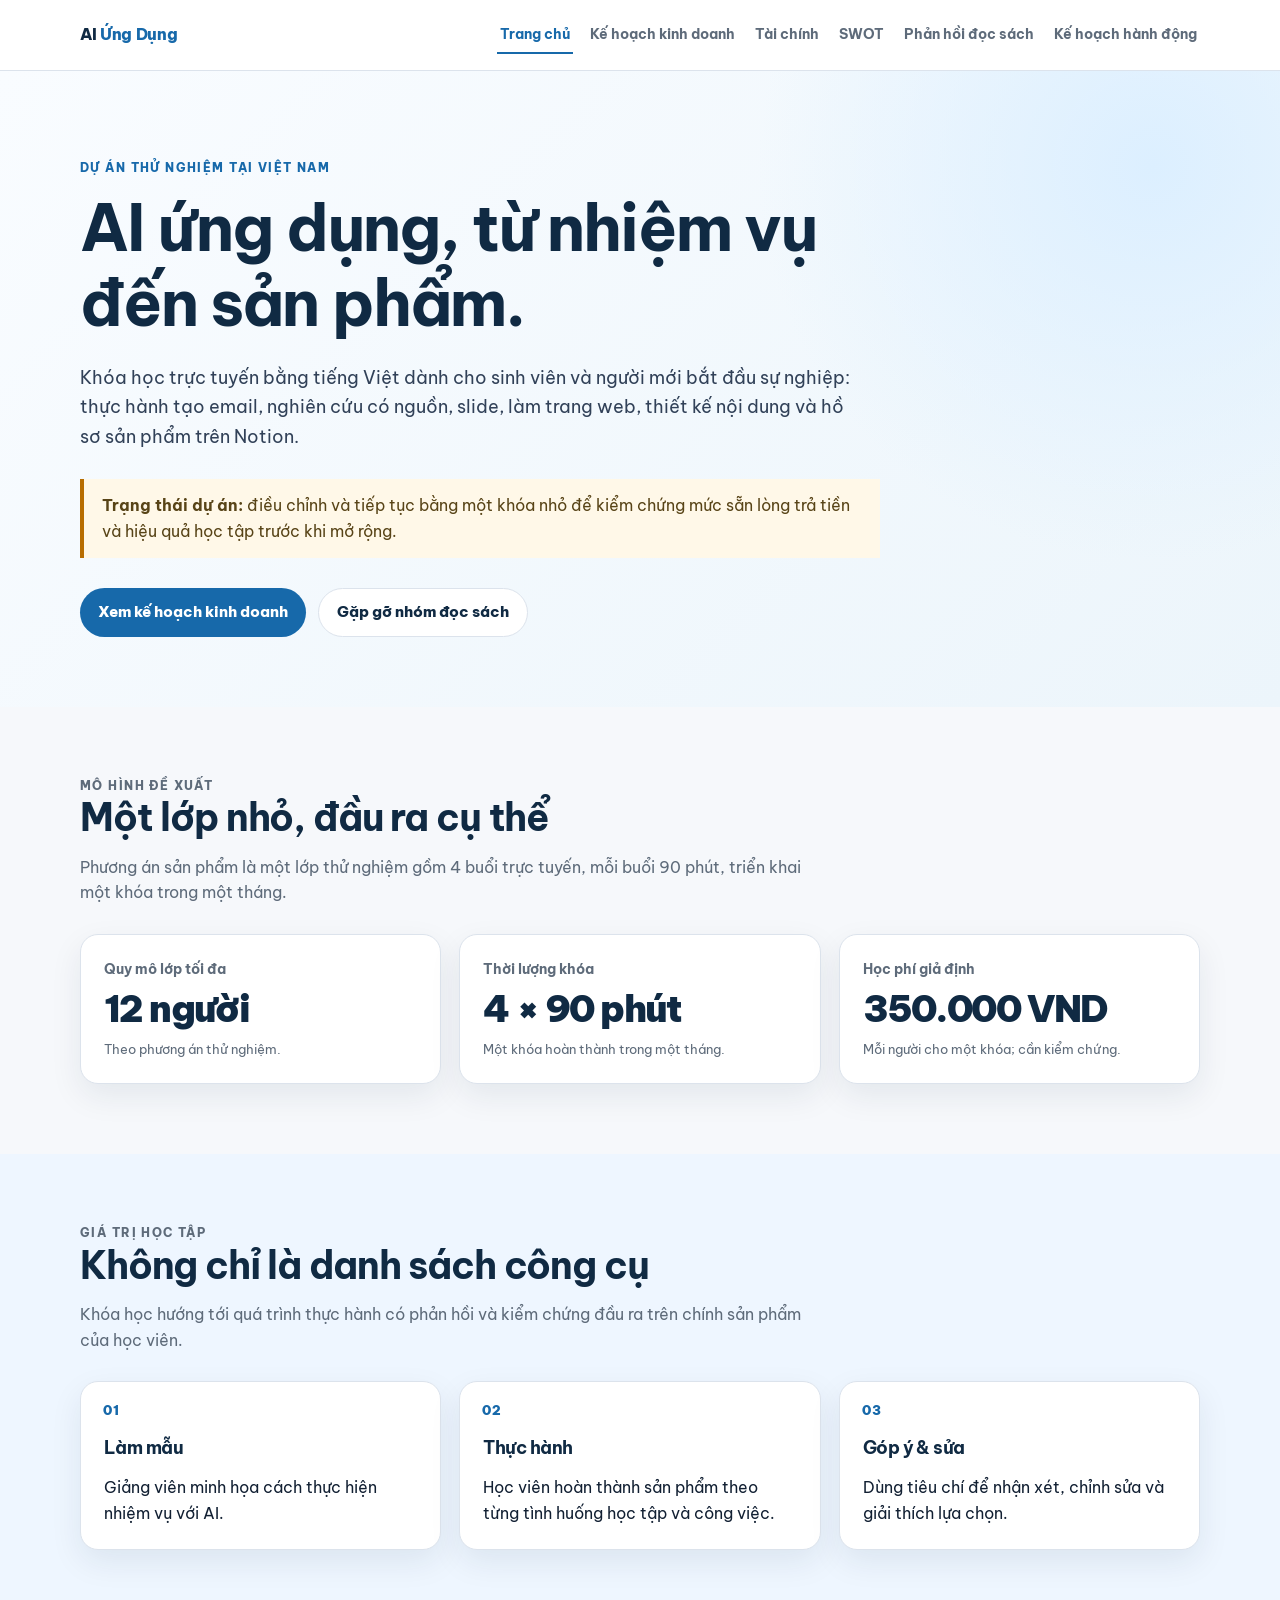
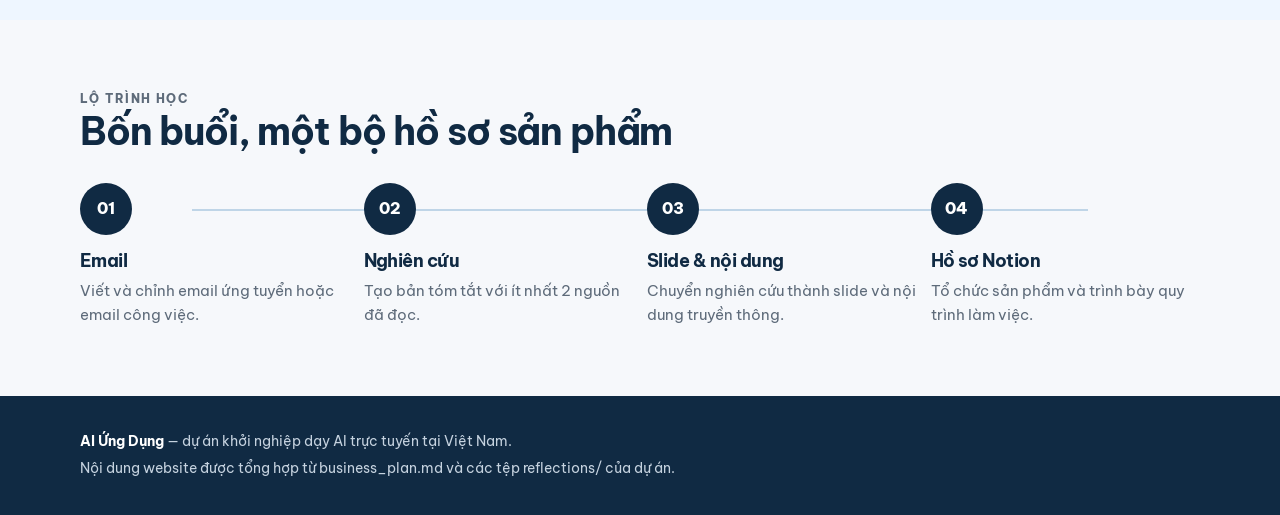
<file: index.html>
<!doctype html>
<html lang="vi"><head><meta charset="UTF-8"><meta name="viewport" content="width=device-width, initial-scale=1"><title>AI Ứng Dụng — Khởi nghiệp dạy AI trực tuyến</title><link rel="stylesheet" href="style.css"></head>
<body><header class="site-header"><div class="wrap header-inner"><a class="brand" href="index.html">AI <span>Ứng Dụng</span></a><nav class="nav" aria-label="Điều hướng chính"><a class="active" href="index.html">Trang chủ</a><a href="business-plan.html">Kế hoạch kinh doanh</a><a href="financial-analysis.html">Tài chính</a><a href="swot-analysis.html">SWOT</a><a href="reflections.html">Phản hồi đọc sách</a><a href="90-day-action-plan.html">Kế hoạch hành động</a></nav></div></header>
<main><section class="hero"><div class="wrap"><p class="eyebrow">Dự án thử nghiệm tại Việt Nam</p><h1>AI ứng dụng, từ nhiệm vụ đến sản phẩm.</h1><p class="lead">Khóa học trực tuyến bằng tiếng Việt dành cho sinh viên và người mới bắt đầu sự nghiệp: thực hành tạo email, nghiên cứu có nguồn, slide, làm trang web, thiết kế nội dung và hồ sơ sản phẩm trên Notion.</p><div class="notice"><strong>Trạng thái dự án:</strong> điều chỉnh và tiếp tục bằng một khóa nhỏ để kiểm chứng mức sẵn lòng trả tiền và hiệu quả học tập trước khi mở rộng.</div><div class="button-row"><a class="button" href="business-plan.html">Xem kế hoạch kinh doanh</a><a class="button secondary" href="reflections.html">Gặp gỡ nhóm đọc sách</a></div></div></section>
<section><div class="wrap"><div class="section-head"><p class="eyebrow">Mô hình đề xuất</p><h2>Một lớp nhỏ, đầu ra cụ thể</h2><p>Phương án sản phẩm là một lớp thử nghiệm gồm 4 buổi trực tuyến, mỗi buổi 90 phút, triển khai một khóa trong một tháng.</p></div><div class="grid three"><article class="card metric"><span class="metric-label">Quy mô lớp tối đa</span><strong class="metric-value">12 người</strong><span class="metric-note">Theo phương án thử nghiệm.</span></article><article class="card metric"><span class="metric-label">Thời lượng khóa</span><strong class="metric-value">4 × 90 phút</strong><span class="metric-note">Một khóa hoàn thành trong một tháng.</span></article><article class="card metric"><span class="metric-label">Học phí giả định</span><strong class="metric-value">350.000 VND</strong><span class="metric-note">Mỗi người cho một khóa; cần kiểm chứng.</span></article></div></div></section>
<section class="soft"><div class="wrap"><div class="section-head"><p class="eyebrow">Giá trị học tập</p><h2>Không chỉ là danh sách công cụ</h2><p>Khóa học hướng tới quá trình thực hành có phản hồi và kiểm chứng đầu ra trên chính sản phẩm của học viên.</p></div><div class="grid three process"><article class="card"><h3>Làm mẫu</h3><p>Giảng viên minh họa cách thực hiện nhiệm vụ với AI.</p></article><article class="card"><h3>Thực hành</h3><p>Học viên hoàn thành sản phẩm theo từng tình huống học tập và công việc.</p></article><article class="card"><h3>Góp ý &amp; sửa</h3><p>Dùng tiêu chí để nhận xét, chỉnh sửa và giải thích lựa chọn.</p></article></div></div></section>
<section><div class="wrap"><div class="section-head"><p class="eyebrow">Lộ trình học</p><h2>Bốn buổi, một bộ hồ sơ sản phẩm</h2></div><div class="timeline"><div class="timeline-step"><div class="dot">01</div><h3>Email</h3><p>Viết và chỉnh email ứng tuyển hoặc email công việc.</p></div><div class="timeline-step"><div class="dot">02</div><h3>Nghiên cứu</h3><p>Tạo bản tóm tắt với ít nhất 2 nguồn đã đọc.</p></div><div class="timeline-step"><div class="dot">03</div><h3>Slide &amp; nội dung</h3><p>Chuyển nghiên cứu thành slide và nội dung truyền thông.</p></div><div class="timeline-step"><div class="dot">04</div><h3>Hồ sơ Notion</h3><p>Tổ chức sản phẩm và trình bày quy trình làm việc.</p></div></div></div></section>
</main><footer class="footer"><div class="wrap"><p><strong>AI Ứng Dụng</strong> — dự án khởi nghiệp dạy AI trực tuyến tại Việt Nam.</p><p>Nội dung website được tổng hợp từ business_plan.md và các tệp reflections/ của dự án.</p></div></footer></body></html>
</file>
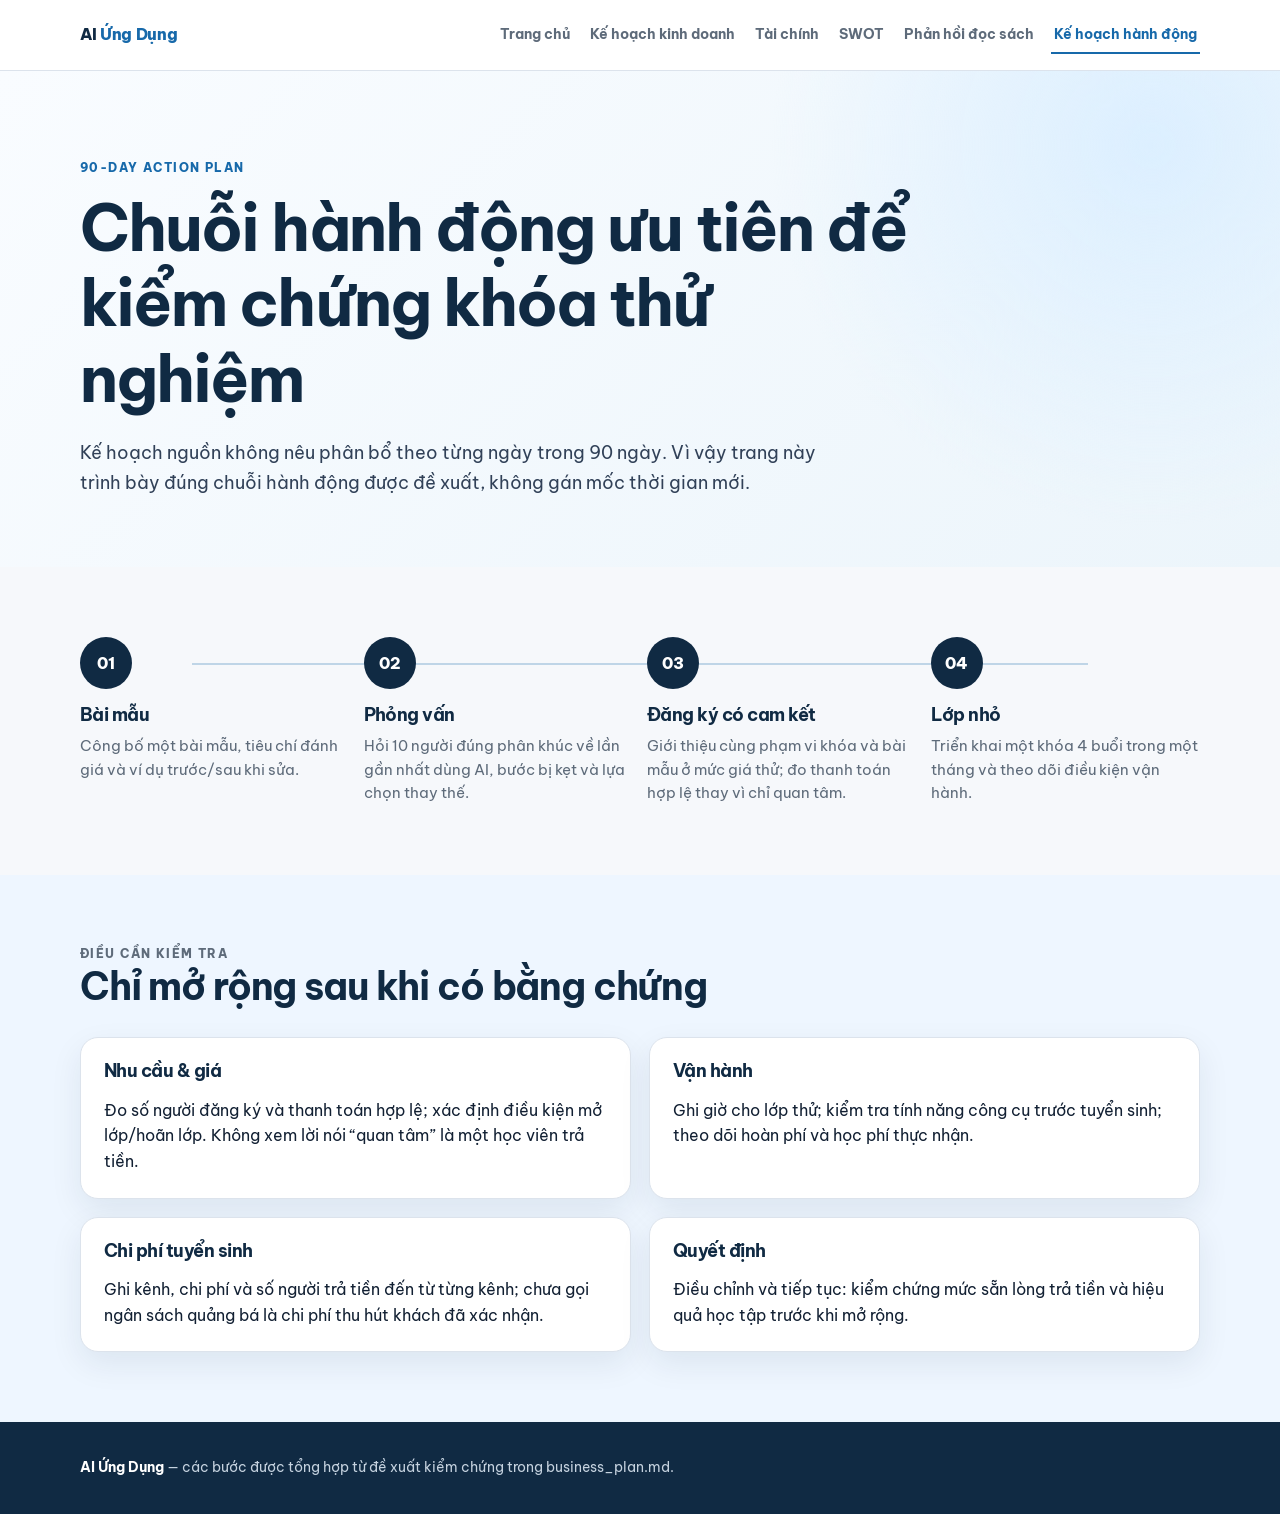
<file: 90-day-action-plan.html>
<!doctype html>
<html lang="vi"><head><meta charset="UTF-8"><meta name="viewport" content="width=device-width, initial-scale=1"><title>Kế hoạch hành động | AI Ứng Dụng</title><link rel="stylesheet" href="style.css"></head><body><header class="site-header"><div class="wrap header-inner"><a class="brand" href="index.html">AI <span>Ứng Dụng</span></a><nav class="nav" aria-label="Điều hướng chính"><a href="index.html">Trang chủ</a><a href="business-plan.html">Kế hoạch kinh doanh</a><a href="financial-analysis.html">Tài chính</a><a href="swot-analysis.html">SWOT</a><a href="reflections.html">Phản hồi đọc sách</a><a class="active" href="90-day-action-plan.html">Kế hoạch hành động</a></nav></div></header><main><section class="hero"><div class="wrap"><p class="eyebrow">90-day action plan</p><h1>Chuỗi hành động ưu tiên để kiểm chứng khóa thử nghiệm</h1><p class="lead">Kế hoạch nguồn không nêu phân bổ theo từng ngày trong 90 ngày. Vì vậy trang này trình bày đúng chuỗi hành động được đề xuất, không gán mốc thời gian mới.</p></div></section><section><div class="wrap"><div class="timeline"><div class="timeline-step"><div class="dot">01</div><h3>Bài mẫu</h3><p>Công bố một bài mẫu, tiêu chí đánh giá và ví dụ trước/sau khi sửa.</p></div><div class="timeline-step"><div class="dot">02</div><h3>Phỏng vấn</h3><p>Hỏi 10 người đúng phân khúc về lần gần nhất dùng AI, bước bị kẹt và lựa chọn thay thế.</p></div><div class="timeline-step"><div class="dot">03</div><h3>Đăng ký có cam kết</h3><p>Giới thiệu cùng phạm vi khóa và bài mẫu ở mức giá thử; đo thanh toán hợp lệ thay vì chỉ quan tâm.</p></div><div class="timeline-step"><div class="dot">04</div><h3>Lớp nhỏ</h3><p>Triển khai một khóa 4 buổi trong một tháng và theo dõi điều kiện vận hành.</p></div></div></div></section><section class="soft"><div class="wrap"><div class="section-head"><p class="eyebrow">Điều cần kiểm tra</p><h2>Chỉ mở rộng sau khi có bằng chứng</h2></div><div class="grid two"><article class="card"><h3>Nhu cầu &amp; giá</h3><p>Đo số người đăng ký và thanh toán hợp lệ; xác định điều kiện mở lớp/hoãn lớp. Không xem lời nói “quan tâm” là một học viên trả tiền.</p></article><article class="card"><h3>Vận hành</h3><p>Ghi giờ cho lớp thử; kiểm tra tính năng công cụ trước tuyển sinh; theo dõi hoàn phí và học phí thực nhận.</p></article><article class="card"><h3>Chi phí tuyển sinh</h3><p>Ghi kênh, chi phí và số người trả tiền đến từ từng kênh; chưa gọi ngân sách quảng bá là chi phí thu hút khách đã xác nhận.</p></article><article class="card"><h3>Quyết định</h3><p>Điều chỉnh và tiếp tục: kiểm chứng mức sẵn lòng trả tiền và hiệu quả học tập trước khi mở rộng.</p></article></div></div></section></main><footer class="footer"><div class="wrap"><p><strong>AI Ứng Dụng</strong> — các bước được tổng hợp từ đề xuất kiểm chứng trong business_plan.md.</p></div></footer></body></html>
</file>
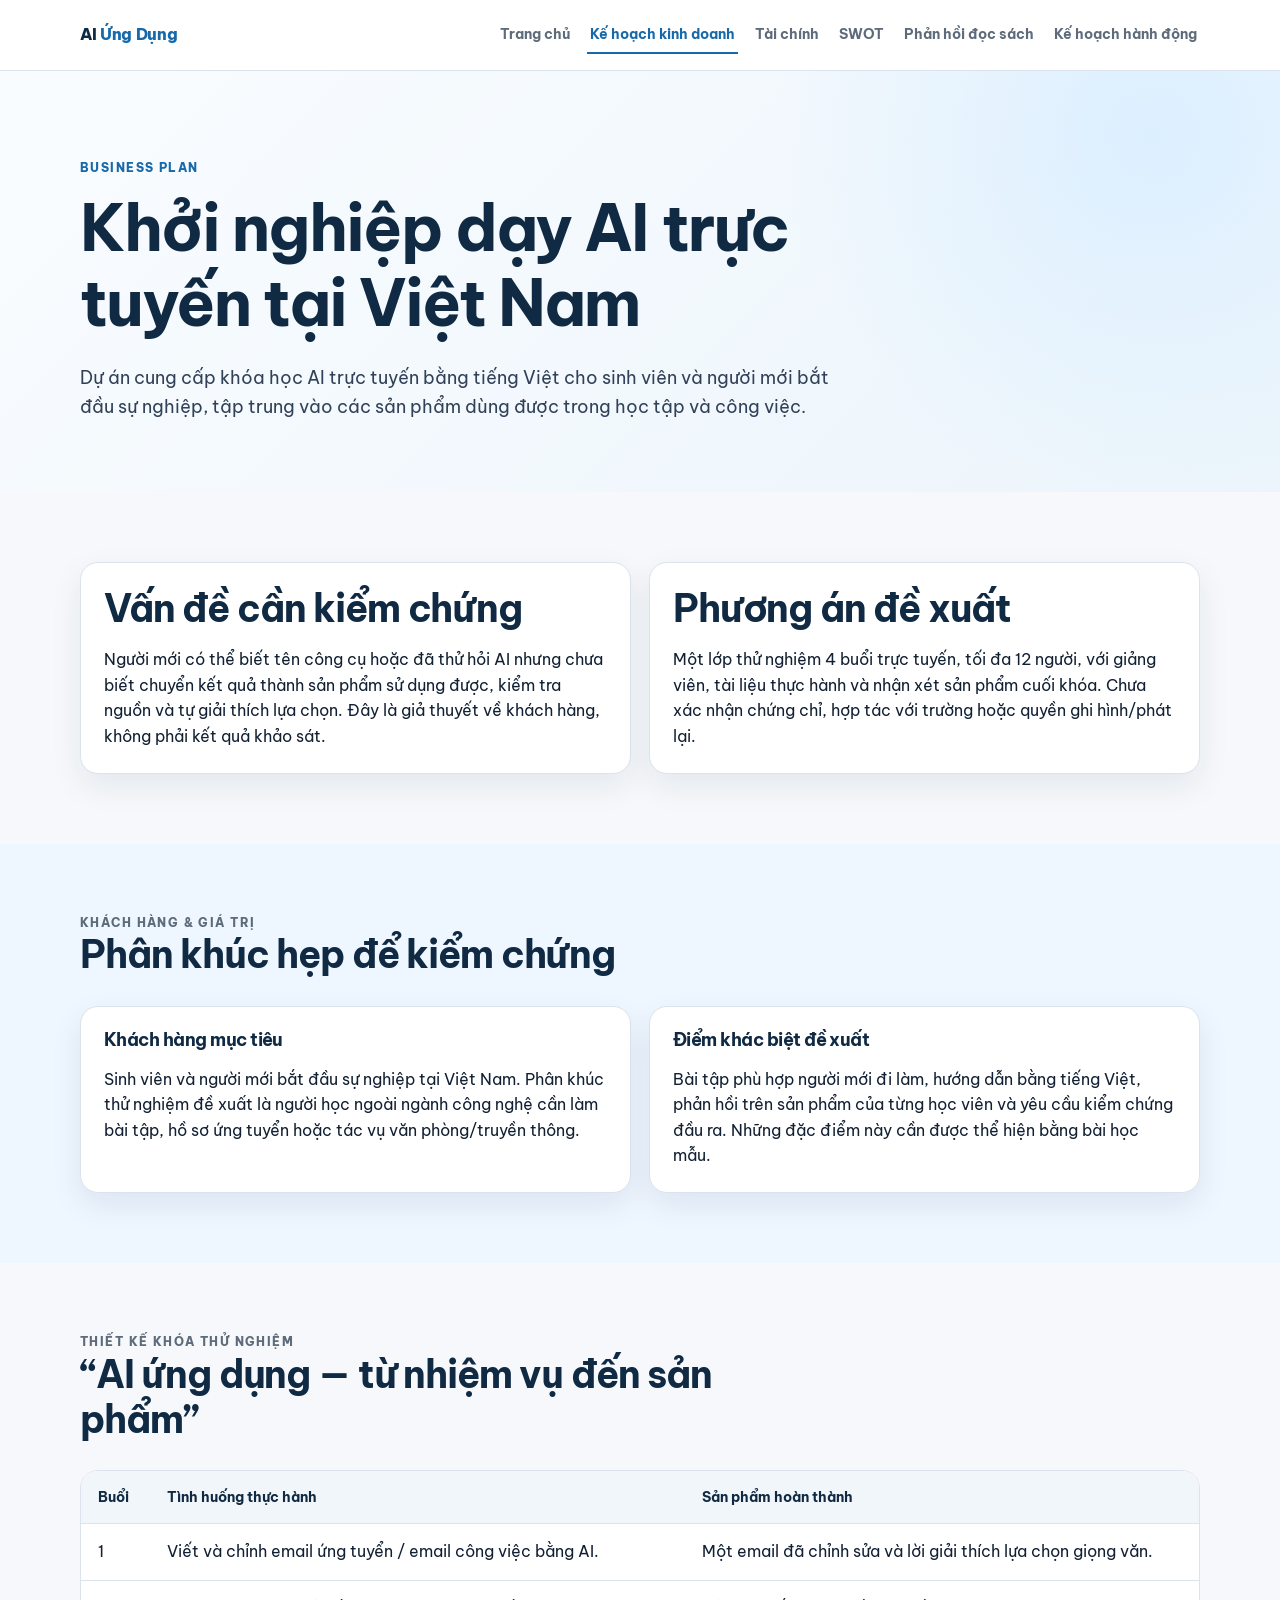
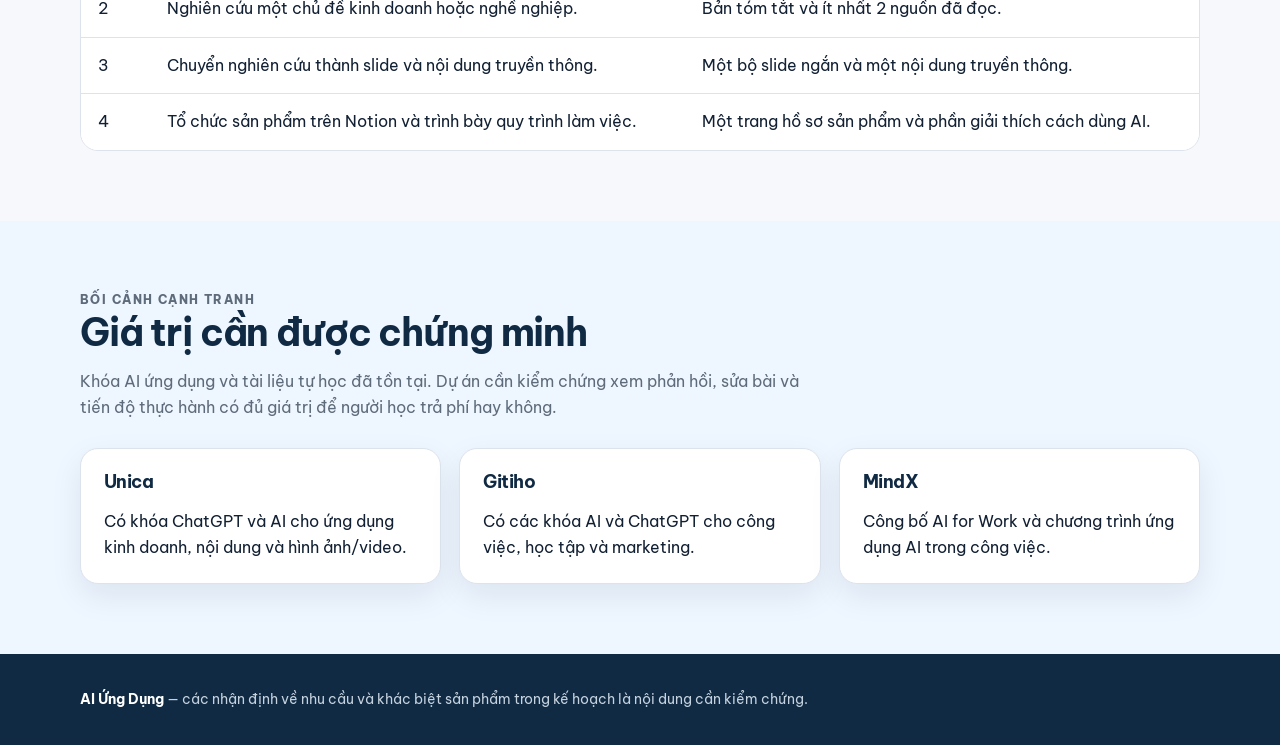
<file: business-plan.html>
<!doctype html>
<html lang="vi"><head><meta charset="UTF-8"><meta name="viewport" content="width=device-width, initial-scale=1"><title>Kế hoạch kinh doanh | AI Ứng Dụng</title><link rel="stylesheet" href="style.css"></head><body><header class="site-header"><div class="wrap header-inner"><a class="brand" href="index.html">AI <span>Ứng Dụng</span></a><nav class="nav" aria-label="Điều hướng chính"><a href="index.html">Trang chủ</a><a class="active" href="business-plan.html">Kế hoạch kinh doanh</a><a href="financial-analysis.html">Tài chính</a><a href="swot-analysis.html">SWOT</a><a href="reflections.html">Phản hồi đọc sách</a><a href="90-day-action-plan.html">Kế hoạch hành động</a></nav></div></header><main>
<section class="hero"><div class="wrap"><p class="eyebrow">Business plan</p><h1>Khởi nghiệp dạy AI trực tuyến tại Việt Nam</h1><p class="lead">Dự án cung cấp khóa học AI trực tuyến bằng tiếng Việt cho sinh viên và người mới bắt đầu sự nghiệp, tập trung vào các sản phẩm dùng được trong học tập và công việc.</p></div></section>
<section><div class="wrap"><div class="grid two"><article class="card"><h2>Vấn đề cần kiểm chứng</h2><p>Người mới có thể biết tên công cụ hoặc đã thử hỏi AI nhưng chưa biết chuyển kết quả thành sản phẩm sử dụng được, kiểm tra nguồn và tự giải thích lựa chọn. Đây là giả thuyết về khách hàng, không phải kết quả khảo sát.</p></article><article class="card"><h2>Phương án đề xuất</h2><p>Một lớp thử nghiệm 4 buổi trực tuyến, tối đa 12 người, với giảng viên, tài liệu thực hành và nhận xét sản phẩm cuối khóa. Chưa xác nhận chứng chỉ, hợp tác với trường hoặc quyền ghi hình/phát lại.</p></article></div></div></section>
<section class="soft"><div class="wrap"><div class="section-head"><p class="eyebrow">Khách hàng &amp; giá trị</p><h2>Phân khúc hẹp để kiểm chứng</h2></div><div class="grid two"><article class="card"><h3>Khách hàng mục tiêu</h3><p>Sinh viên và người mới bắt đầu sự nghiệp tại Việt Nam. Phân khúc thử nghiệm đề xuất là người học ngoài ngành công nghệ cần làm bài tập, hồ sơ ứng tuyển hoặc tác vụ văn phòng/truyền thông.</p></article><article class="card"><h3>Điểm khác biệt đề xuất</h3><p>Bài tập phù hợp người mới đi làm, hướng dẫn bằng tiếng Việt, phản hồi trên sản phẩm của từng học viên và yêu cầu kiểm chứng đầu ra. Những đặc điểm này cần được thể hiện bằng bài học mẫu.</p></article></div></div></section>
<section><div class="wrap"><div class="section-head"><p class="eyebrow">Thiết kế khóa thử nghiệm</p><h2>“AI ứng dụng — từ nhiệm vụ đến sản phẩm”</h2></div><div class="table-scroll"><table><thead><tr><th>Buổi</th><th>Tình huống thực hành</th><th>Sản phẩm hoàn thành</th></tr></thead><tbody><tr><td>1</td><td>Viết và chỉnh email ứng tuyển / email công việc bằng AI.</td><td>Một email đã chỉnh sửa và lời giải thích lựa chọn giọng văn.</td></tr><tr><td>2</td><td>Nghiên cứu một chủ đề kinh doanh hoặc nghề nghiệp.</td><td>Bản tóm tắt và ít nhất 2 nguồn đã đọc.</td></tr><tr><td>3</td><td>Chuyển nghiên cứu thành slide và nội dung truyền thông.</td><td>Một bộ slide ngắn và một nội dung truyền thông.</td></tr><tr><td>4</td><td>Tổ chức sản phẩm trên Notion và trình bày quy trình làm việc.</td><td>Một trang hồ sơ sản phẩm và phần giải thích cách dùng AI.</td></tr></tbody></table></div></div></section>
<section class="soft"><div class="wrap"><div class="section-head"><p class="eyebrow">Bối cảnh cạnh tranh</p><h2>Giá trị cần được chứng minh</h2><p>Khóa AI ứng dụng và tài liệu tự học đã tồn tại. Dự án cần kiểm chứng xem phản hồi, sửa bài và tiến độ thực hành có đủ giá trị để người học trả phí hay không.</p></div><div class="grid three"><article class="card"><h3>Unica</h3><p>Có khóa ChatGPT và AI cho ứng dụng kinh doanh, nội dung và hình ảnh/video.</p></article><article class="card"><h3>Gitiho</h3><p>Có các khóa AI và ChatGPT cho công việc, học tập và marketing.</p></article><article class="card"><h3>MindX</h3><p>Công bố AI for Work và chương trình ứng dụng AI trong công việc.</p></article></div></div></section>
</main><footer class="footer"><div class="wrap"><p><strong>AI Ứng Dụng</strong> — các nhận định về nhu cầu và khác biệt sản phẩm trong kế hoạch là nội dung cần kiểm chứng.</p></div></footer></body></html>
</file>
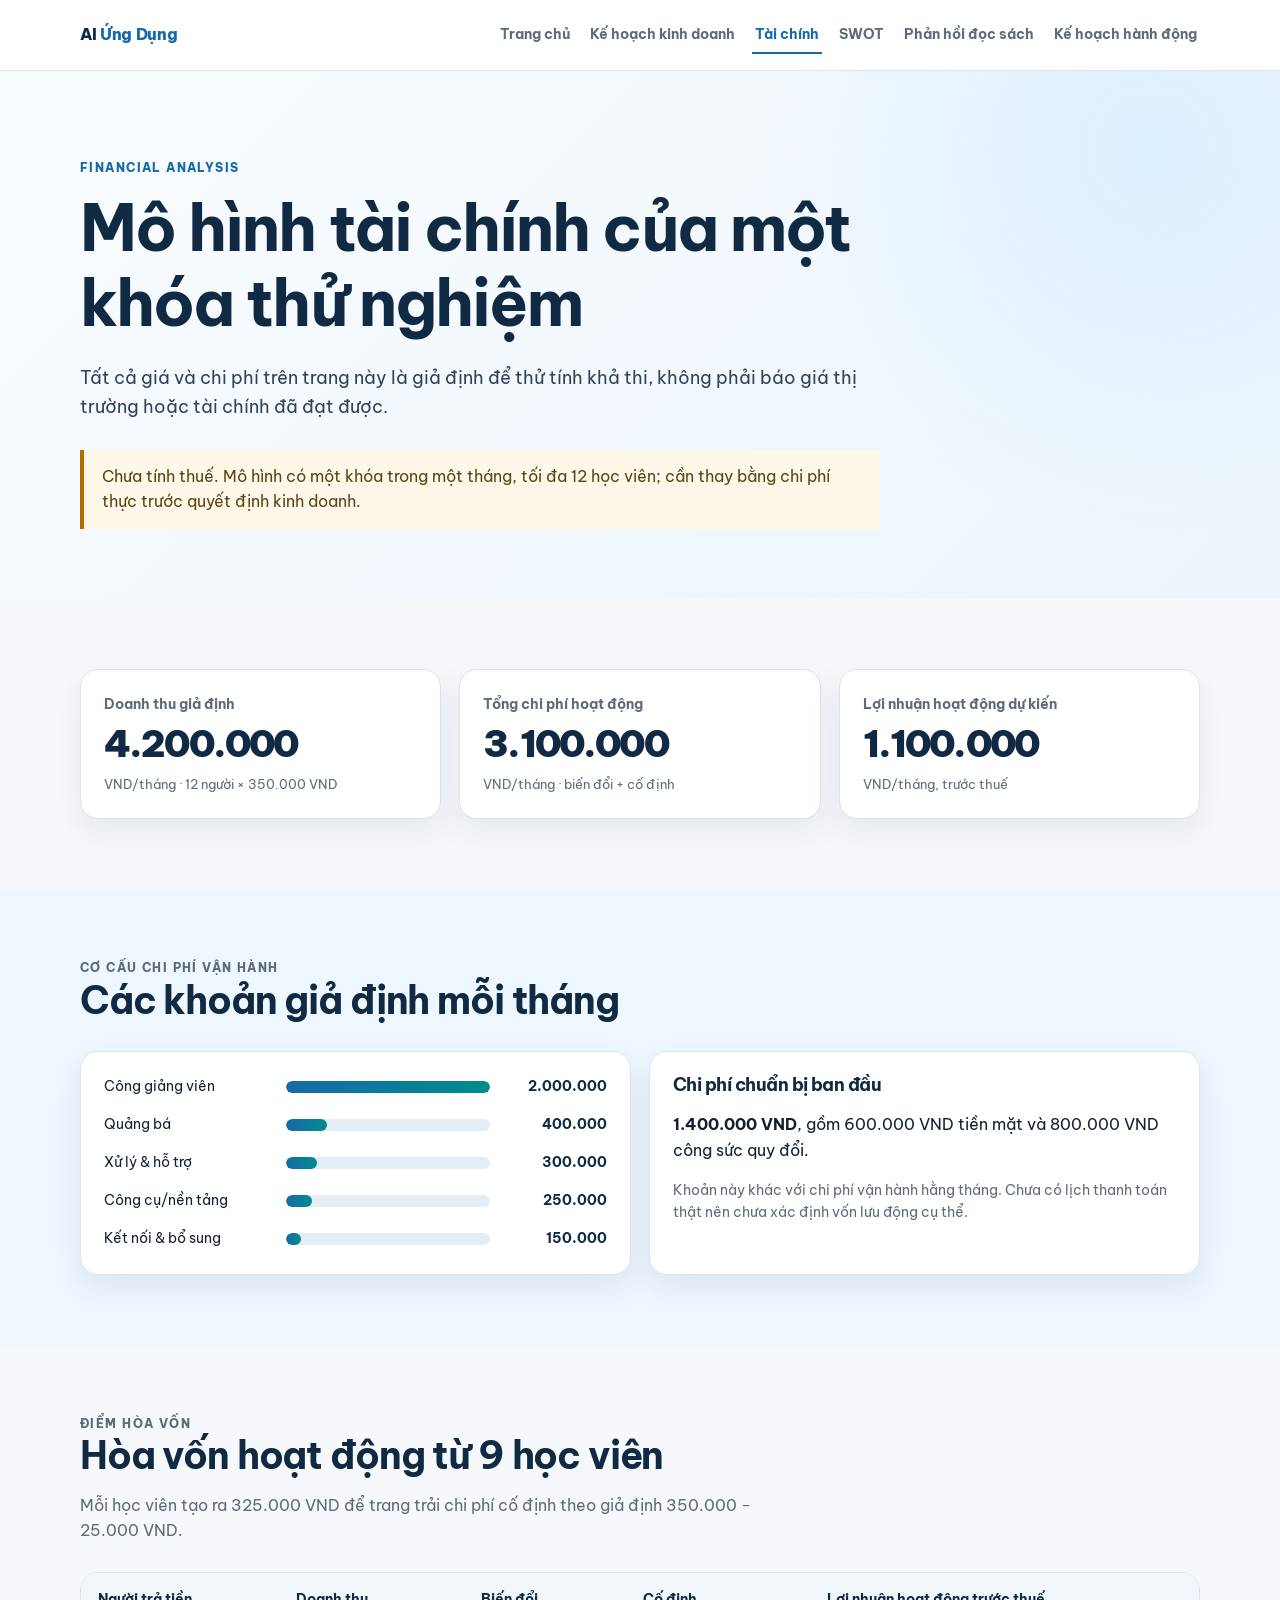
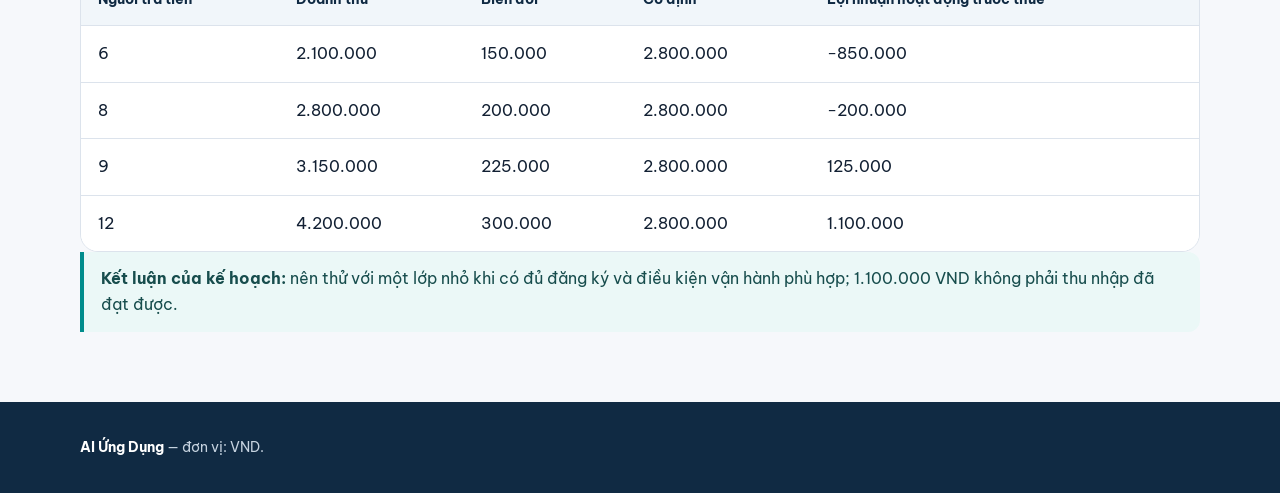
<file: financial-analysis.html>
<!doctype html>
<html lang="vi"><head><meta charset="UTF-8"><meta name="viewport" content="width=device-width, initial-scale=1"><title>Phân tích tài chính | AI Ứng Dụng</title><link rel="stylesheet" href="style.css"></head><body><header class="site-header"><div class="wrap header-inner"><a class="brand" href="index.html">AI <span>Ứng Dụng</span></a><nav class="nav" aria-label="Điều hướng chính"><a href="index.html">Trang chủ</a><a href="business-plan.html">Kế hoạch kinh doanh</a><a class="active" href="financial-analysis.html">Tài chính</a><a href="swot-analysis.html">SWOT</a><a href="reflections.html">Phản hồi đọc sách</a><a href="90-day-action-plan.html">Kế hoạch hành động</a></nav></div></header><main><section class="hero"><div class="wrap"><p class="eyebrow">Financial analysis</p><h1>Mô hình tài chính của một khóa thử nghiệm</h1><p class="lead">Tất cả giá và chi phí trên trang này là giả định để thử tính khả thi, không phải báo giá thị trường hoặc tài chính đã đạt được.</p><div class="notice">Chưa tính thuế. Mô hình có một khóa trong một tháng, tối đa 12 học viên; cần thay bằng chi phí thực trước quyết định kinh doanh.</div></div></section><section><div class="wrap"><div class="grid three"><article class="card metric"><span class="metric-label">Doanh thu giả định</span><strong class="metric-value">4.200.000</strong><span class="metric-note">VND/tháng · 12 người × 350.000 VND</span></article><article class="card metric"><span class="metric-label">Tổng chi phí hoạt động</span><strong class="metric-value">3.100.000</strong><span class="metric-note">VND/tháng · biến đổi + cố định</span></article><article class="card metric"><span class="metric-label">Lợi nhuận hoạt động dự kiến</span><strong class="metric-value">1.100.000</strong><span class="metric-note">VND/tháng, trước thuế</span></article></div></div></section><section class="soft"><div class="wrap"><div class="section-head"><p class="eyebrow">Cơ cấu chi phí vận hành</p><h2>Các khoản giả định mỗi tháng</h2></div><div class="grid two"><div class="card"><div class="bar-list"><div class="bar-row"><span>Công giảng viên</span><div class="bar-track"><div class="bar" style="width:100%"></div></div><strong>2.000.000</strong></div><div class="bar-row"><span>Quảng bá</span><div class="bar-track"><div class="bar" style="width:20%"></div></div><strong>400.000</strong></div><div class="bar-row"><span>Xử lý &amp; hỗ trợ</span><div class="bar-track"><div class="bar" style="width:15%"></div></div><strong>300.000</strong></div><div class="bar-row"><span>Công cụ/nền tảng</span><div class="bar-track"><div class="bar" style="width:12.5%"></div></div><strong>250.000</strong></div><div class="bar-row"><span>Kết nối &amp; bổ sung</span><div class="bar-track"><div class="bar" style="width:7.5%"></div></div><strong>150.000</strong></div></div></div><article class="card"><h3>Chi phí chuẩn bị ban đầu</h3><p><strong>1.400.000 VND</strong>, gồm 600.000 VND tiền mặt và 800.000 VND công sức quy đổi.</p><p class="source">Khoản này khác với chi phí vận hành hằng tháng. Chưa có lịch thanh toán thật nên chưa xác định vốn lưu động cụ thể.</p></article></div></div></section><section><div class="wrap"><div class="section-head"><p class="eyebrow">Điểm hòa vốn</p><h2>Hòa vốn hoạt động từ 9 học viên</h2><p>Mỗi học viên tạo ra 325.000 VND để trang trải chi phí cố định theo giả định 350.000 − 25.000 VND.</p></div><div class="table-scroll"><table><thead><tr><th>Người trả tiền</th><th>Doanh thu</th><th>Biến đổi</th><th>Cố định</th><th>Lợi nhuận hoạt động trước thuế</th></tr></thead><tbody><tr><td>6</td><td>2.100.000</td><td>150.000</td><td>2.800.000</td><td>−850.000</td></tr><tr><td>8</td><td>2.800.000</td><td>200.000</td><td>2.800.000</td><td>−200.000</td></tr><tr><td>9</td><td>3.150.000</td><td>225.000</td><td>2.800.000</td><td>125.000</td></tr><tr><td>12</td><td>4.200.000</td><td>300.000</td><td>2.800.000</td><td>1.100.000</td></tr></tbody></table></div><div class="callout"><strong>Kết luận của kế hoạch:</strong> nên thử với một lớp nhỏ khi có đủ đăng ký và điều kiện vận hành phù hợp; 1.100.000 VND không phải thu nhập đã đạt được.</div></div></section></main><footer class="footer"><div class="wrap"><p><strong>AI Ứng Dụng</strong> — đơn vị: VND.</p></div></footer></body></html>
</file>
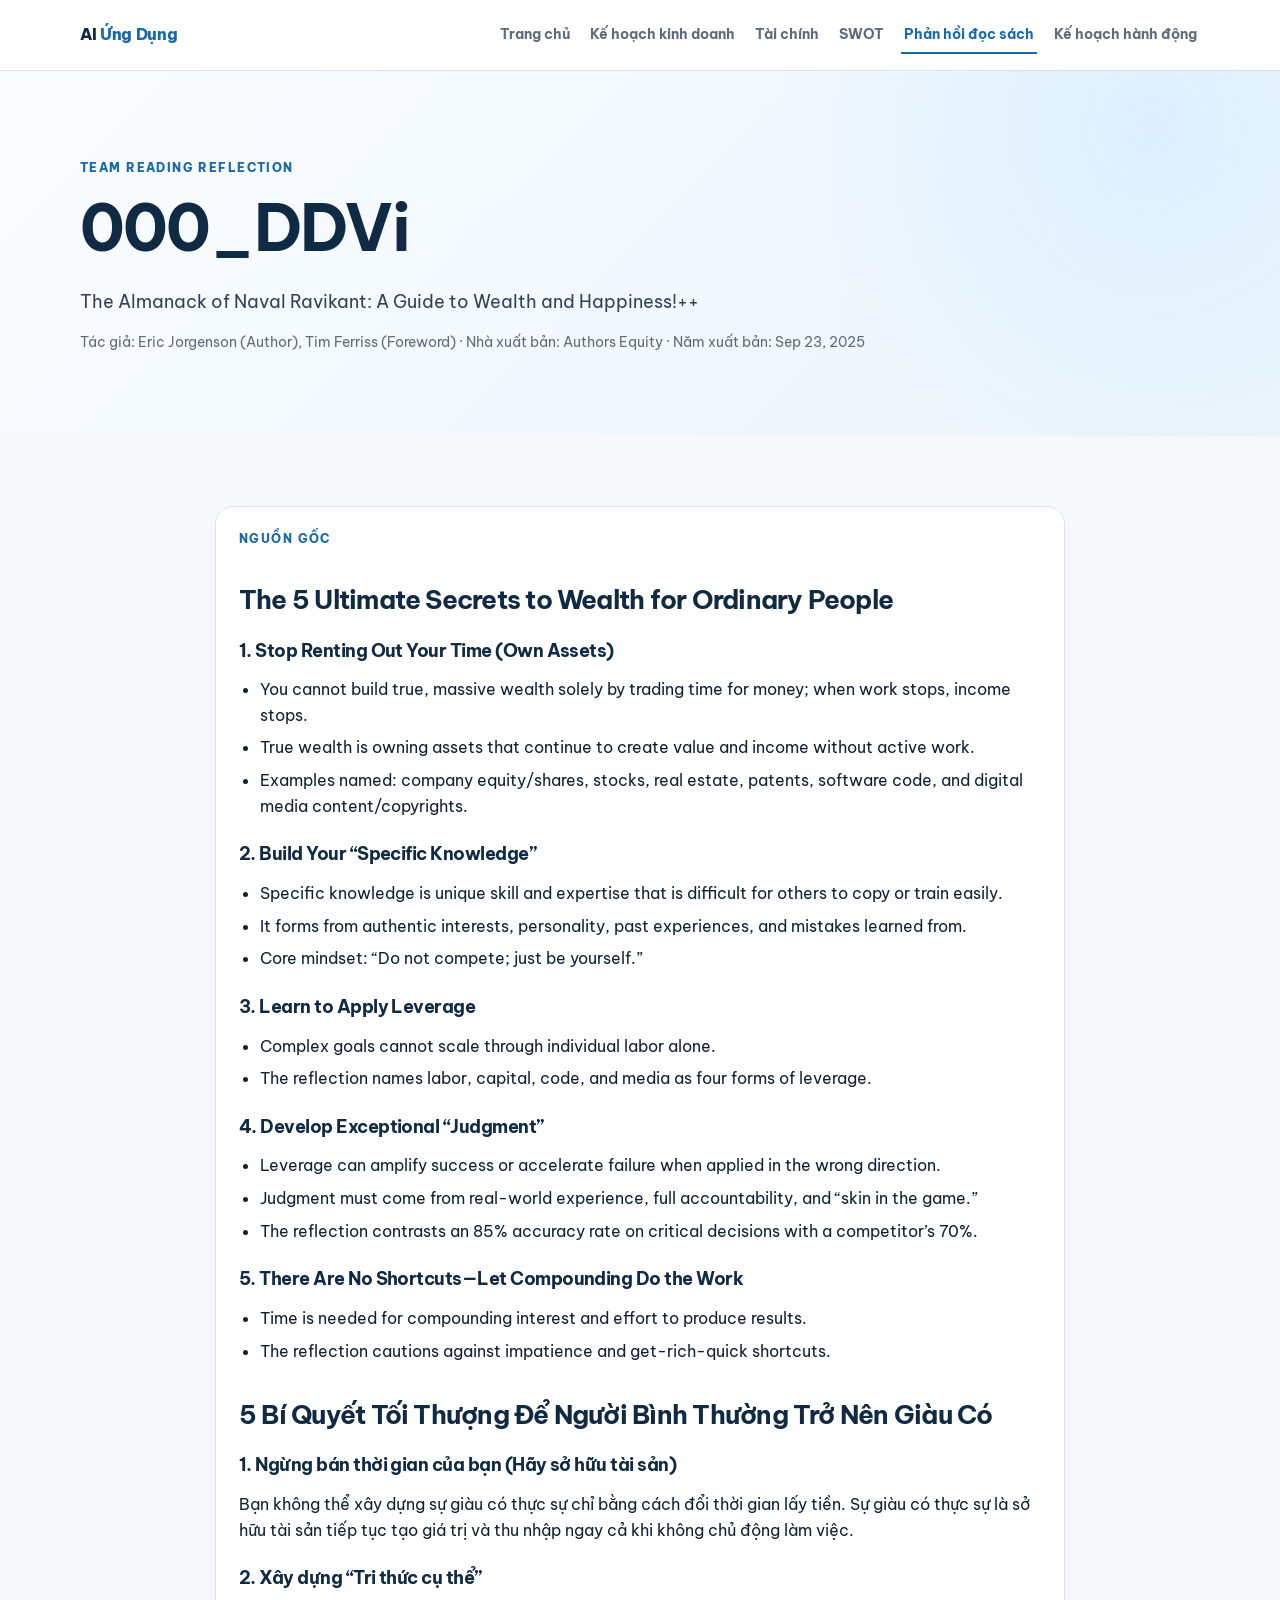
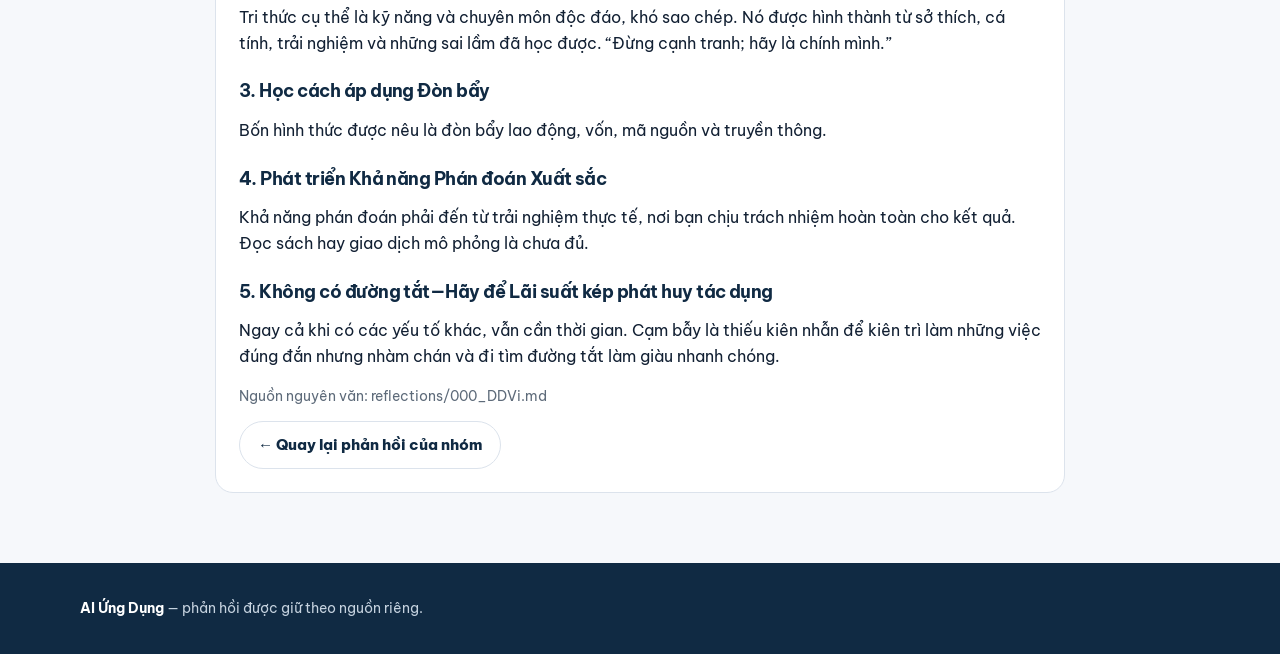
<file: reflection-000-ddvi.html>
<!doctype html>
<html lang="vi"><head><meta charset="UTF-8"><meta name="viewport" content="width=device-width, initial-scale=1"><title>000_DDVi | Phản hồi đọc sách</title><link rel="stylesheet" href="style.css"></head><body><header class="site-header"><div class="wrap header-inner"><a class="brand" href="index.html">AI <span>Ứng Dụng</span></a><nav class="nav" aria-label="Điều hướng chính"><a href="index.html">Trang chủ</a><a href="business-plan.html">Kế hoạch kinh doanh</a><a href="financial-analysis.html">Tài chính</a><a href="swot-analysis.html">SWOT</a><a class="active" href="reflections.html">Phản hồi đọc sách</a><a href="90-day-action-plan.html">Kế hoạch hành động</a></nav></div></header><main><section class="hero"><div class="wrap"><p class="eyebrow">Team reading reflection</p><h1>000_DDVi</h1><p class="lead">The Almanack of Naval Ravikant: A Guide to Wealth and Happiness!++</p><p class="source">Tác giả: Eric Jorgenson (Author), Tim Ferriss (Foreword) · Nhà xuất bản: Authors Equity · Năm xuất bản: Sep 23, 2025</p></div></section><section><article class="wrap article"><div class="card"><p class="eyebrow">Nguồn gốc</p><h2>The 5 Ultimate Secrets to Wealth for Ordinary People</h2><h3>1. Stop Renting Out Your Time (Own Assets)</h3><ul><li>You cannot build true, massive wealth solely by trading time for money; when work stops, income stops.</li><li>True wealth is owning assets that continue to create value and income without active work.</li><li>Examples named: company equity/shares, stocks, real estate, patents, software code, and digital media content/copyrights.</li></ul><h3>2. Build Your “Specific Knowledge”</h3><ul><li>Specific knowledge is unique skill and expertise that is difficult for others to copy or train easily.</li><li>It forms from authentic interests, personality, past experiences, and mistakes learned from.</li><li>Core mindset: “Do not compete; just be yourself.”</li></ul><h3>3. Learn to Apply Leverage</h3><ul><li>Complex goals cannot scale through individual labor alone.</li><li>The reflection names labor, capital, code, and media as four forms of leverage.</li></ul><h3>4. Develop Exceptional “Judgment”</h3><ul><li>Leverage can amplify success or accelerate failure when applied in the wrong direction.</li><li>Judgment must come from real-world experience, full accountability, and “skin in the game.”</li><li>The reflection contrasts an 85% accuracy rate on critical decisions with a competitor’s 70%.</li></ul><h3>5. There Are No Shortcuts—Let Compounding Do the Work</h3><ul><li>Time is needed for compounding interest and effort to produce results.</li><li>The reflection cautions against impatience and get-rich-quick shortcuts.</li></ul><h2>5 Bí Quyết Tối Thượng Để Người Bình Thường Trở Nên Giàu Có</h2><h3>1. Ngừng bán thời gian của bạn (Hãy sở hữu tài sản)</h3><p>Bạn không thể xây dựng sự giàu có thực sự chỉ bằng cách đổi thời gian lấy tiền. Sự giàu có thực sự là sở hữu tài sản tiếp tục tạo giá trị và thu nhập ngay cả khi không chủ động làm việc.</p><h3>2. Xây dựng “Tri thức cụ thể”</h3><p>Tri thức cụ thể là kỹ năng và chuyên môn độc đáo, khó sao chép. Nó được hình thành từ sở thích, cá tính, trải nghiệm và những sai lầm đã học được. “Đừng cạnh tranh; hãy là chính mình.”</p><h3>3. Học cách áp dụng Đòn bẩy</h3><p>Bốn hình thức được nêu là đòn bẩy lao động, vốn, mã nguồn và truyền thông.</p><h3>4. Phát triển Khả năng Phán đoán Xuất sắc</h3><p>Khả năng phán đoán phải đến từ trải nghiệm thực tế, nơi bạn chịu trách nhiệm hoàn toàn cho kết quả. Đọc sách hay giao dịch mô phỏng là chưa đủ.</p><h3>5. Không có đường tắt—Hãy để Lãi suất kép phát huy tác dụng</h3><p>Ngay cả khi có các yếu tố khác, vẫn cần thời gian. Cạm bẫy là thiếu kiên nhẫn để kiên trì làm những việc đúng đắn nhưng nhàm chán và đi tìm đường tắt làm giàu nhanh chóng.</p><p class="source">Nguồn nguyên văn: reflections/000_DDVi.md</p><a class="button secondary" href="reflections.html">← Quay lại phản hồi của nhóm</a></div></article></section></main><footer class="footer"><div class="wrap"><p><strong>AI Ứng Dụng</strong> — phản hồi được giữ theo nguồn riêng.</p></div></footer></body></html>
</file>
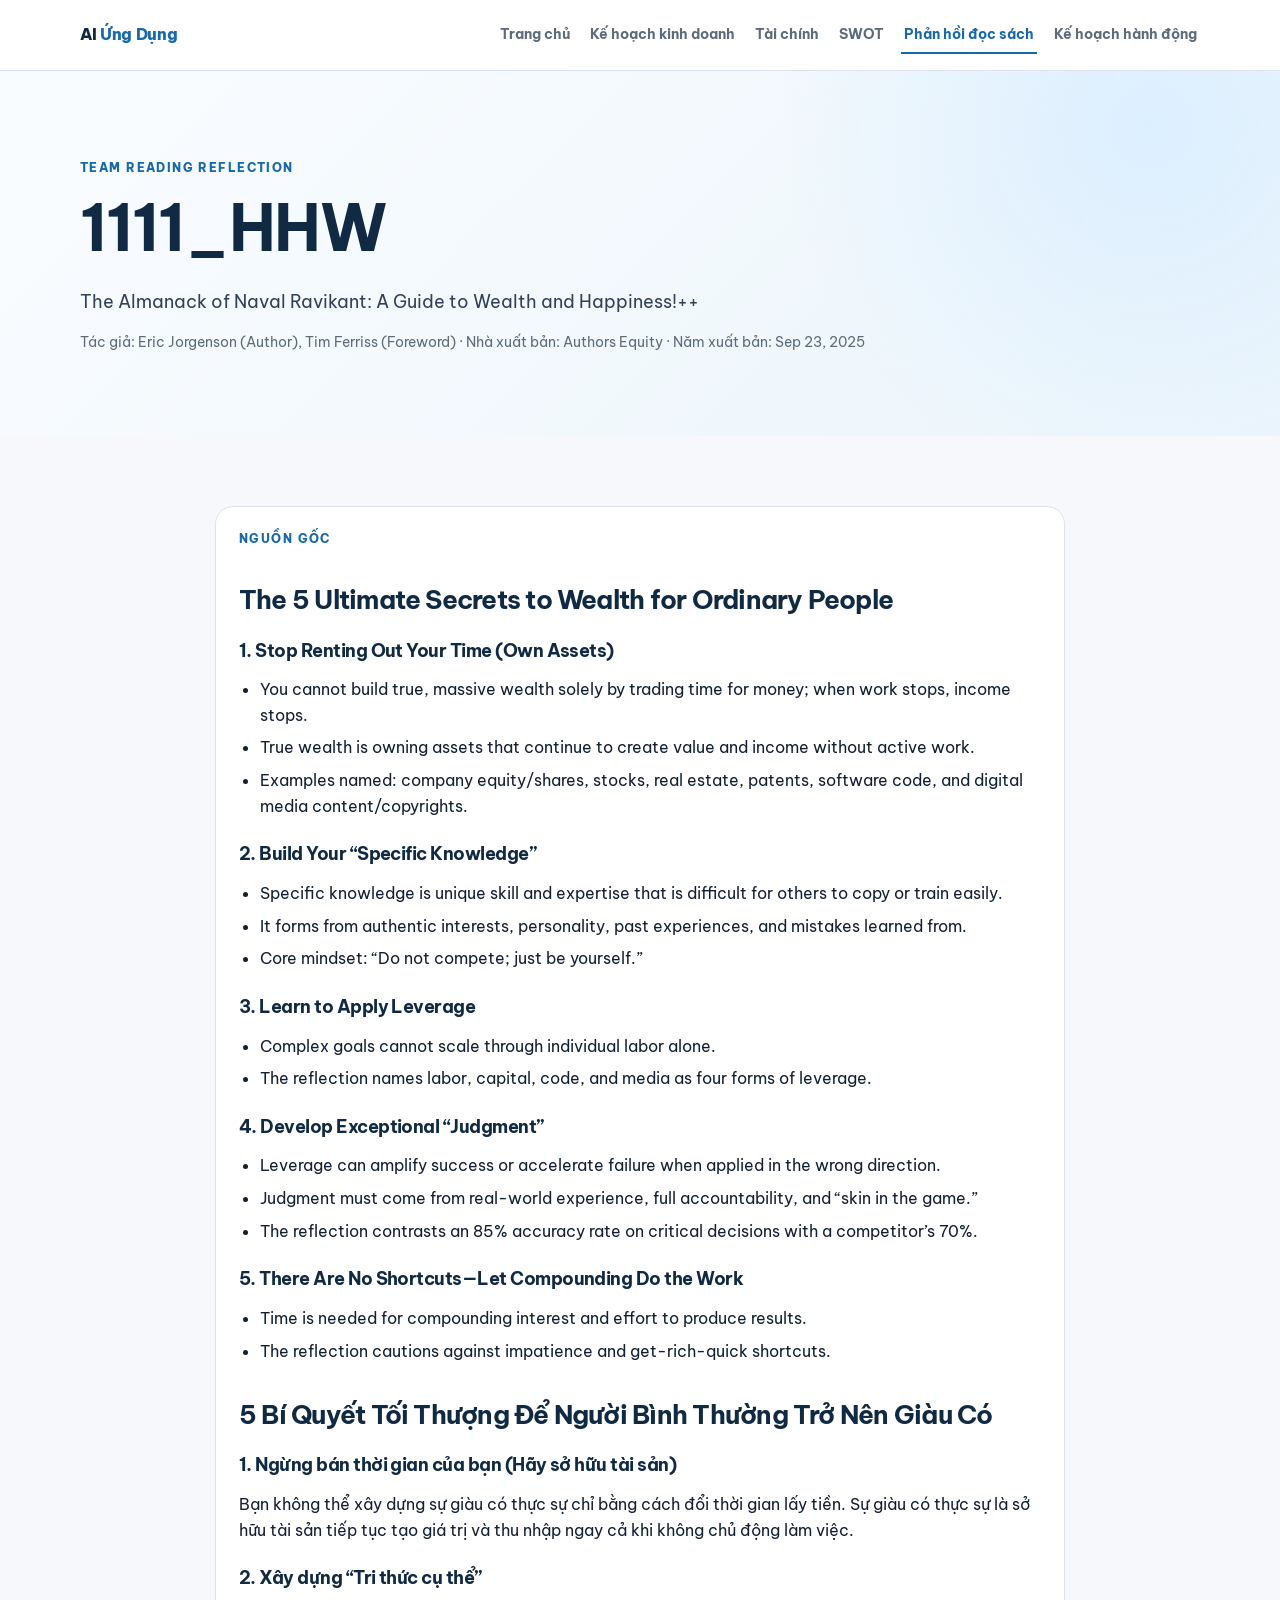
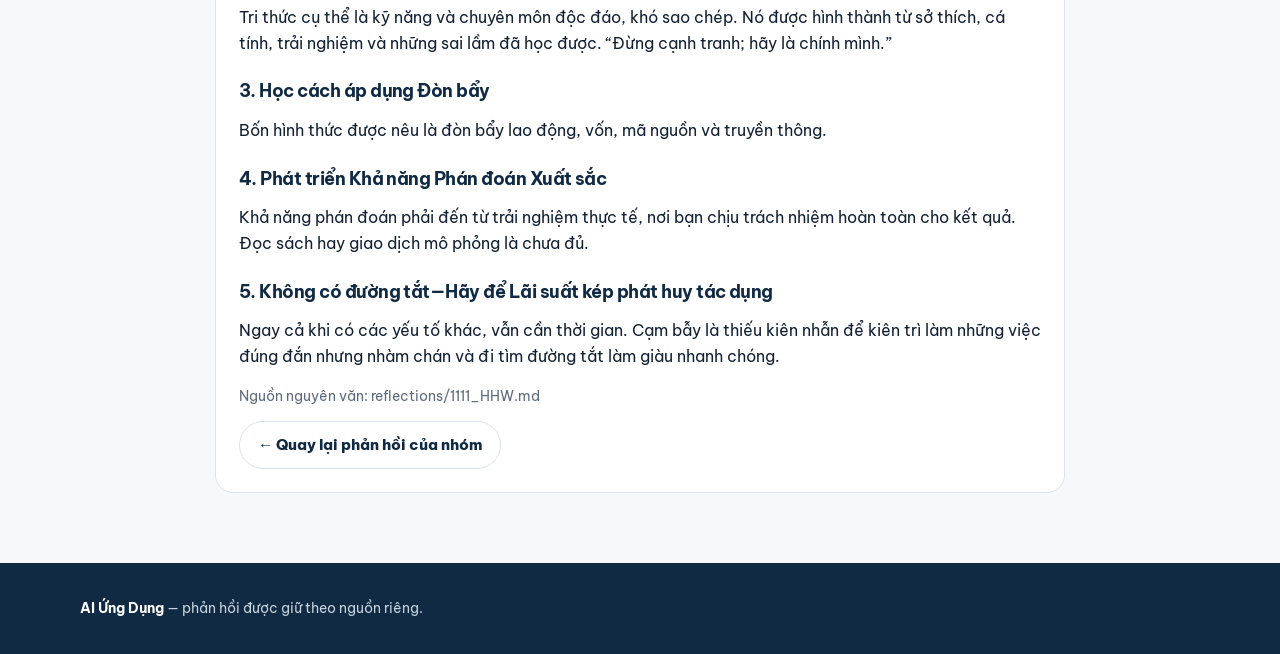
<file: reflection-1111-hhw.html>
<!doctype html>
<html lang="vi"><head><meta charset="UTF-8"><meta name="viewport" content="width=device-width, initial-scale=1"><title>1111_HHW | Phản hồi đọc sách</title><link rel="stylesheet" href="style.css"></head><body><header class="site-header"><div class="wrap header-inner"><a class="brand" href="index.html">AI <span>Ứng Dụng</span></a><nav class="nav" aria-label="Điều hướng chính"><a href="index.html">Trang chủ</a><a href="business-plan.html">Kế hoạch kinh doanh</a><a href="financial-analysis.html">Tài chính</a><a href="swot-analysis.html">SWOT</a><a class="active" href="reflections.html">Phản hồi đọc sách</a><a href="90-day-action-plan.html">Kế hoạch hành động</a></nav></div></header><main><section class="hero"><div class="wrap"><p class="eyebrow">Team reading reflection</p><h1>1111_HHW</h1><p class="lead">The Almanack of Naval Ravikant: A Guide to Wealth and Happiness!++</p><p class="source">Tác giả: Eric Jorgenson (Author), Tim Ferriss (Foreword) · Nhà xuất bản: Authors Equity · Năm xuất bản: Sep 23, 2025</p></div></section><section><article class="wrap article"><div class="card"><p class="eyebrow">Nguồn gốc</p><h2>The 5 Ultimate Secrets to Wealth for Ordinary People</h2><h3>1. Stop Renting Out Your Time (Own Assets)</h3><ul><li>You cannot build true, massive wealth solely by trading time for money; when work stops, income stops.</li><li>True wealth is owning assets that continue to create value and income without active work.</li><li>Examples named: company equity/shares, stocks, real estate, patents, software code, and digital media content/copyrights.</li></ul><h3>2. Build Your “Specific Knowledge”</h3><ul><li>Specific knowledge is unique skill and expertise that is difficult for others to copy or train easily.</li><li>It forms from authentic interests, personality, past experiences, and mistakes learned from.</li><li>Core mindset: “Do not compete; just be yourself.”</li></ul><h3>3. Learn to Apply Leverage</h3><ul><li>Complex goals cannot scale through individual labor alone.</li><li>The reflection names labor, capital, code, and media as four forms of leverage.</li></ul><h3>4. Develop Exceptional “Judgment”</h3><ul><li>Leverage can amplify success or accelerate failure when applied in the wrong direction.</li><li>Judgment must come from real-world experience, full accountability, and “skin in the game.”</li><li>The reflection contrasts an 85% accuracy rate on critical decisions with a competitor’s 70%.</li></ul><h3>5. There Are No Shortcuts—Let Compounding Do the Work</h3><ul><li>Time is needed for compounding interest and effort to produce results.</li><li>The reflection cautions against impatience and get-rich-quick shortcuts.</li></ul><h2>5 Bí Quyết Tối Thượng Để Người Bình Thường Trở Nên Giàu Có</h2><h3>1. Ngừng bán thời gian của bạn (Hãy sở hữu tài sản)</h3><p>Bạn không thể xây dựng sự giàu có thực sự chỉ bằng cách đổi thời gian lấy tiền. Sự giàu có thực sự là sở hữu tài sản tiếp tục tạo giá trị và thu nhập ngay cả khi không chủ động làm việc.</p><h3>2. Xây dựng “Tri thức cụ thể”</h3><p>Tri thức cụ thể là kỹ năng và chuyên môn độc đáo, khó sao chép. Nó được hình thành từ sở thích, cá tính, trải nghiệm và những sai lầm đã học được. “Đừng cạnh tranh; hãy là chính mình.”</p><h3>3. Học cách áp dụng Đòn bẩy</h3><p>Bốn hình thức được nêu là đòn bẩy lao động, vốn, mã nguồn và truyền thông.</p><h3>4. Phát triển Khả năng Phán đoán Xuất sắc</h3><p>Khả năng phán đoán phải đến từ trải nghiệm thực tế, nơi bạn chịu trách nhiệm hoàn toàn cho kết quả. Đọc sách hay giao dịch mô phỏng là chưa đủ.</p><h3>5. Không có đường tắt—Hãy để Lãi suất kép phát huy tác dụng</h3><p>Ngay cả khi có các yếu tố khác, vẫn cần thời gian. Cạm bẫy là thiếu kiên nhẫn để kiên trì làm những việc đúng đắn nhưng nhàm chán và đi tìm đường tắt làm giàu nhanh chóng.</p><p class="source">Nguồn nguyên văn: reflections/1111_HHW.md</p><a class="button secondary" href="reflections.html">← Quay lại phản hồi của nhóm</a></div></article></section></main><footer class="footer"><div class="wrap"><p><strong>AI Ứng Dụng</strong> — phản hồi được giữ theo nguồn riêng.</p></div></footer></body></html>
</file>
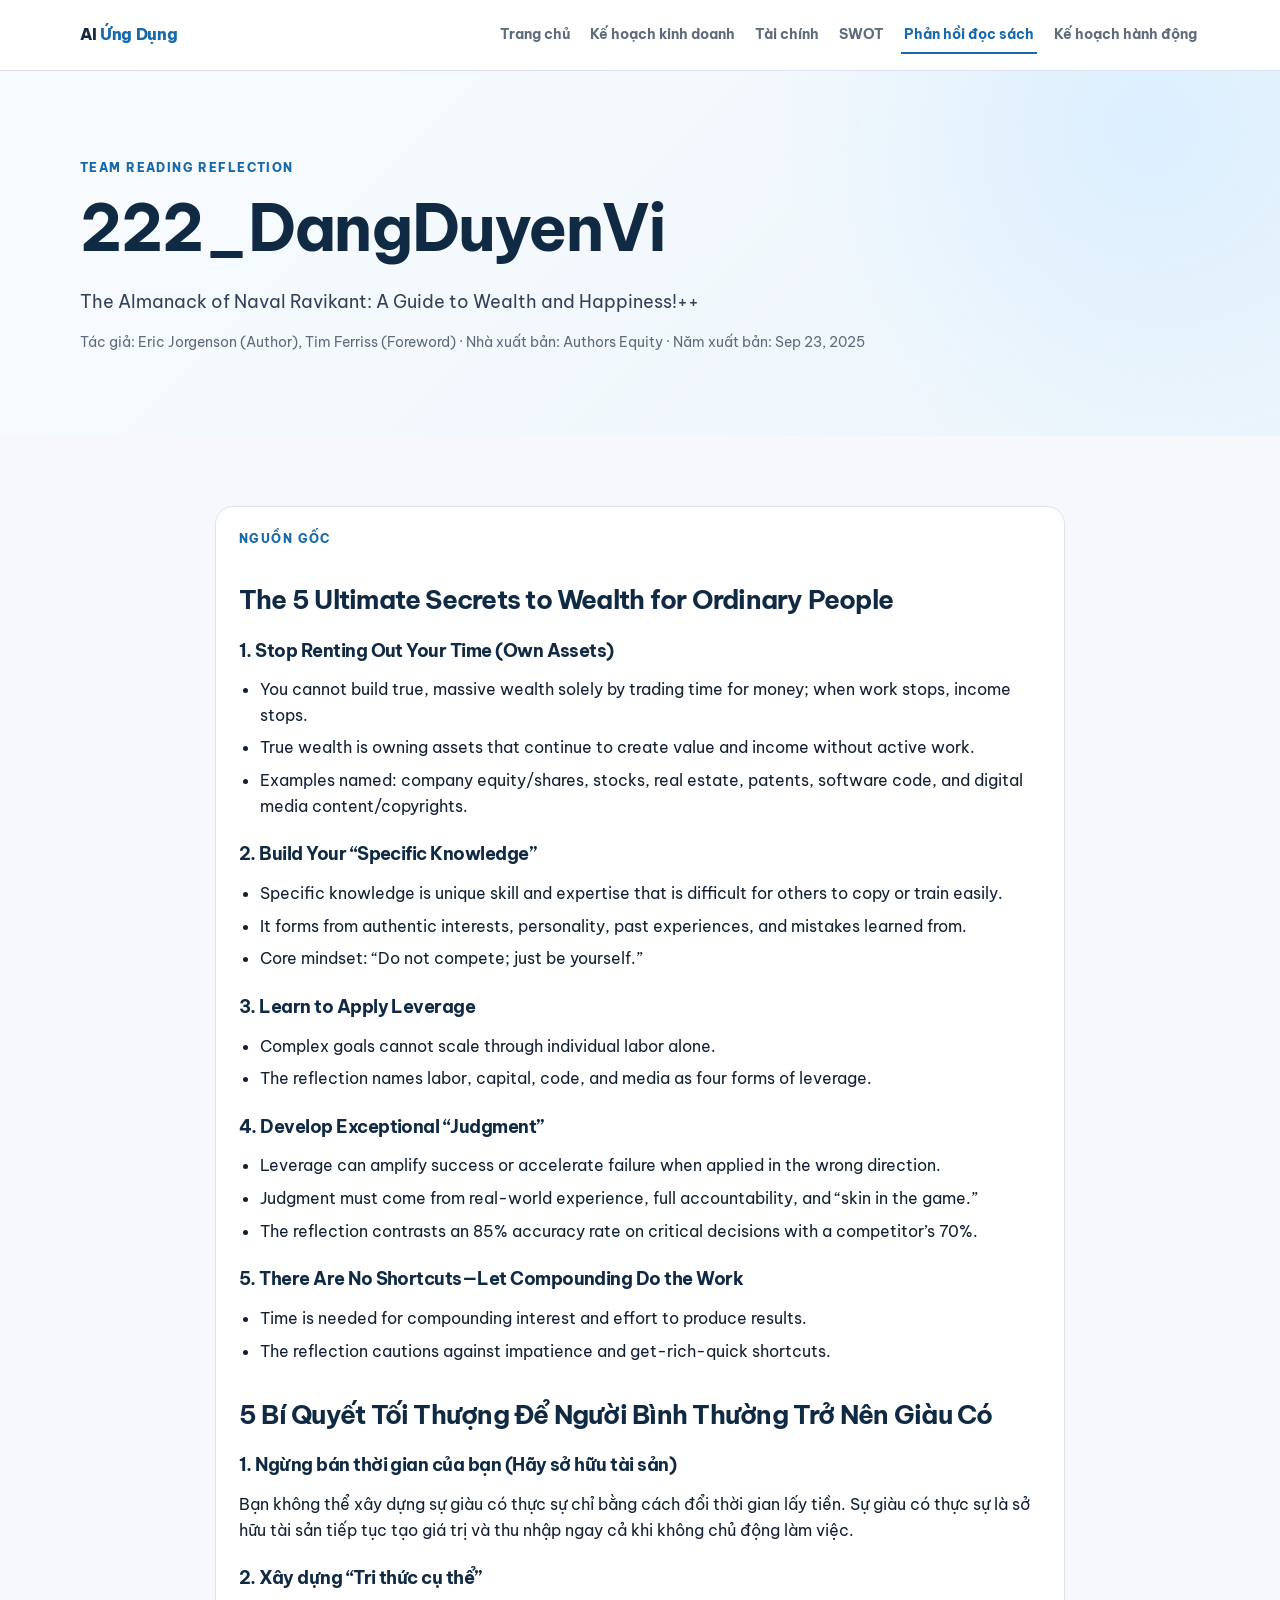
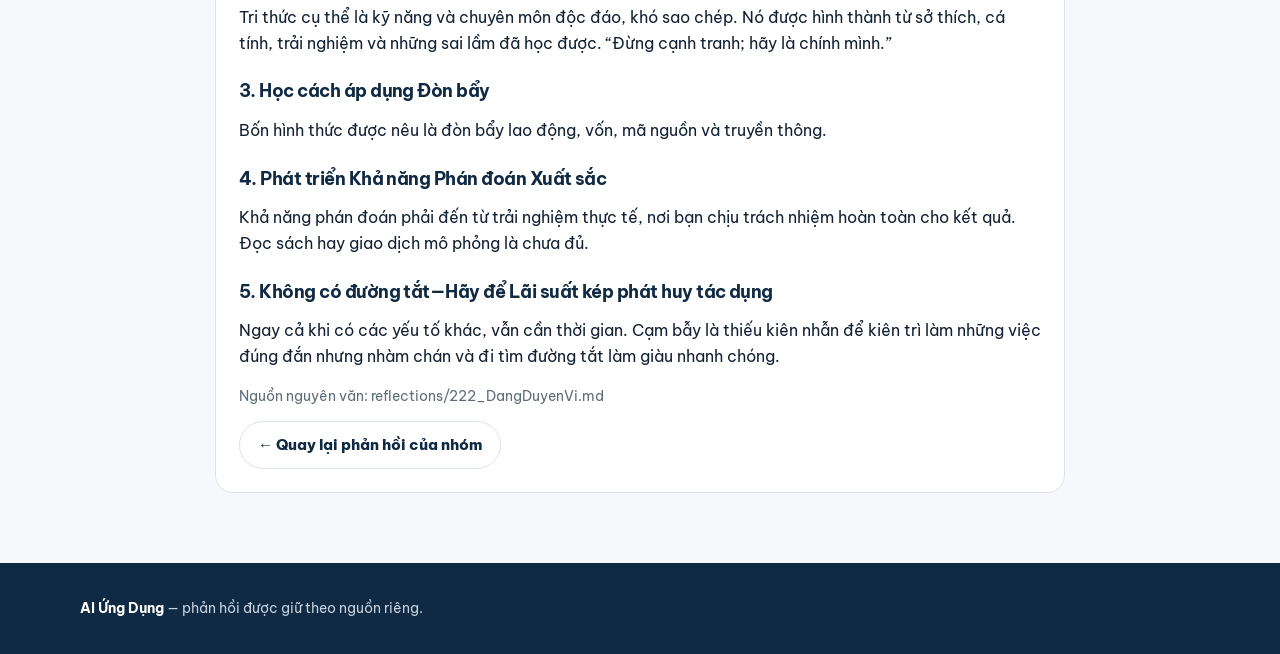
<file: reflection-222-dangduyenvi.html>
<!doctype html>
<html lang="vi"><head><meta charset="UTF-8"><meta name="viewport" content="width=device-width, initial-scale=1"><title>222_DangDuyenVi | Phản hồi đọc sách</title><link rel="stylesheet" href="style.css"></head><body><header class="site-header"><div class="wrap header-inner"><a class="brand" href="index.html">AI <span>Ứng Dụng</span></a><nav class="nav" aria-label="Điều hướng chính"><a href="index.html">Trang chủ</a><a href="business-plan.html">Kế hoạch kinh doanh</a><a href="financial-analysis.html">Tài chính</a><a href="swot-analysis.html">SWOT</a><a class="active" href="reflections.html">Phản hồi đọc sách</a><a href="90-day-action-plan.html">Kế hoạch hành động</a></nav></div></header><main><section class="hero"><div class="wrap"><p class="eyebrow">Team reading reflection</p><h1>222_DangDuyenVi</h1><p class="lead">The Almanack of Naval Ravikant: A Guide to Wealth and Happiness!++</p><p class="source">Tác giả: Eric Jorgenson (Author), Tim Ferriss (Foreword) · Nhà xuất bản: Authors Equity · Năm xuất bản: Sep 23, 2025</p></div></section><section><article class="wrap article"><div class="card"><p class="eyebrow">Nguồn gốc</p><h2>The 5 Ultimate Secrets to Wealth for Ordinary People</h2><h3>1. Stop Renting Out Your Time (Own Assets)</h3><ul><li>You cannot build true, massive wealth solely by trading time for money; when work stops, income stops.</li><li>True wealth is owning assets that continue to create value and income without active work.</li><li>Examples named: company equity/shares, stocks, real estate, patents, software code, and digital media content/copyrights.</li></ul><h3>2. Build Your “Specific Knowledge”</h3><ul><li>Specific knowledge is unique skill and expertise that is difficult for others to copy or train easily.</li><li>It forms from authentic interests, personality, past experiences, and mistakes learned from.</li><li>Core mindset: “Do not compete; just be yourself.”</li></ul><h3>3. Learn to Apply Leverage</h3><ul><li>Complex goals cannot scale through individual labor alone.</li><li>The reflection names labor, capital, code, and media as four forms of leverage.</li></ul><h3>4. Develop Exceptional “Judgment”</h3><ul><li>Leverage can amplify success or accelerate failure when applied in the wrong direction.</li><li>Judgment must come from real-world experience, full accountability, and “skin in the game.”</li><li>The reflection contrasts an 85% accuracy rate on critical decisions with a competitor’s 70%.</li></ul><h3>5. There Are No Shortcuts—Let Compounding Do the Work</h3><ul><li>Time is needed for compounding interest and effort to produce results.</li><li>The reflection cautions against impatience and get-rich-quick shortcuts.</li></ul><h2>5 Bí Quyết Tối Thượng Để Người Bình Thường Trở Nên Giàu Có</h2><h3>1. Ngừng bán thời gian của bạn (Hãy sở hữu tài sản)</h3><p>Bạn không thể xây dựng sự giàu có thực sự chỉ bằng cách đổi thời gian lấy tiền. Sự giàu có thực sự là sở hữu tài sản tiếp tục tạo giá trị và thu nhập ngay cả khi không chủ động làm việc.</p><h3>2. Xây dựng “Tri thức cụ thể”</h3><p>Tri thức cụ thể là kỹ năng và chuyên môn độc đáo, khó sao chép. Nó được hình thành từ sở thích, cá tính, trải nghiệm và những sai lầm đã học được. “Đừng cạnh tranh; hãy là chính mình.”</p><h3>3. Học cách áp dụng Đòn bẩy</h3><p>Bốn hình thức được nêu là đòn bẩy lao động, vốn, mã nguồn và truyền thông.</p><h3>4. Phát triển Khả năng Phán đoán Xuất sắc</h3><p>Khả năng phán đoán phải đến từ trải nghiệm thực tế, nơi bạn chịu trách nhiệm hoàn toàn cho kết quả. Đọc sách hay giao dịch mô phỏng là chưa đủ.</p><h3>5. Không có đường tắt—Hãy để Lãi suất kép phát huy tác dụng</h3><p>Ngay cả khi có các yếu tố khác, vẫn cần thời gian. Cạm bẫy là thiếu kiên nhẫn để kiên trì làm những việc đúng đắn nhưng nhàm chán và đi tìm đường tắt làm giàu nhanh chóng.</p><p class="source">Nguồn nguyên văn: reflections/222_DangDuyenVi.md</p><a class="button secondary" href="reflections.html">← Quay lại phản hồi của nhóm</a></div></article></section></main><footer class="footer"><div class="wrap"><p><strong>AI Ứng Dụng</strong> — phản hồi được giữ theo nguồn riêng.</p></div></footer></body></html>
</file>
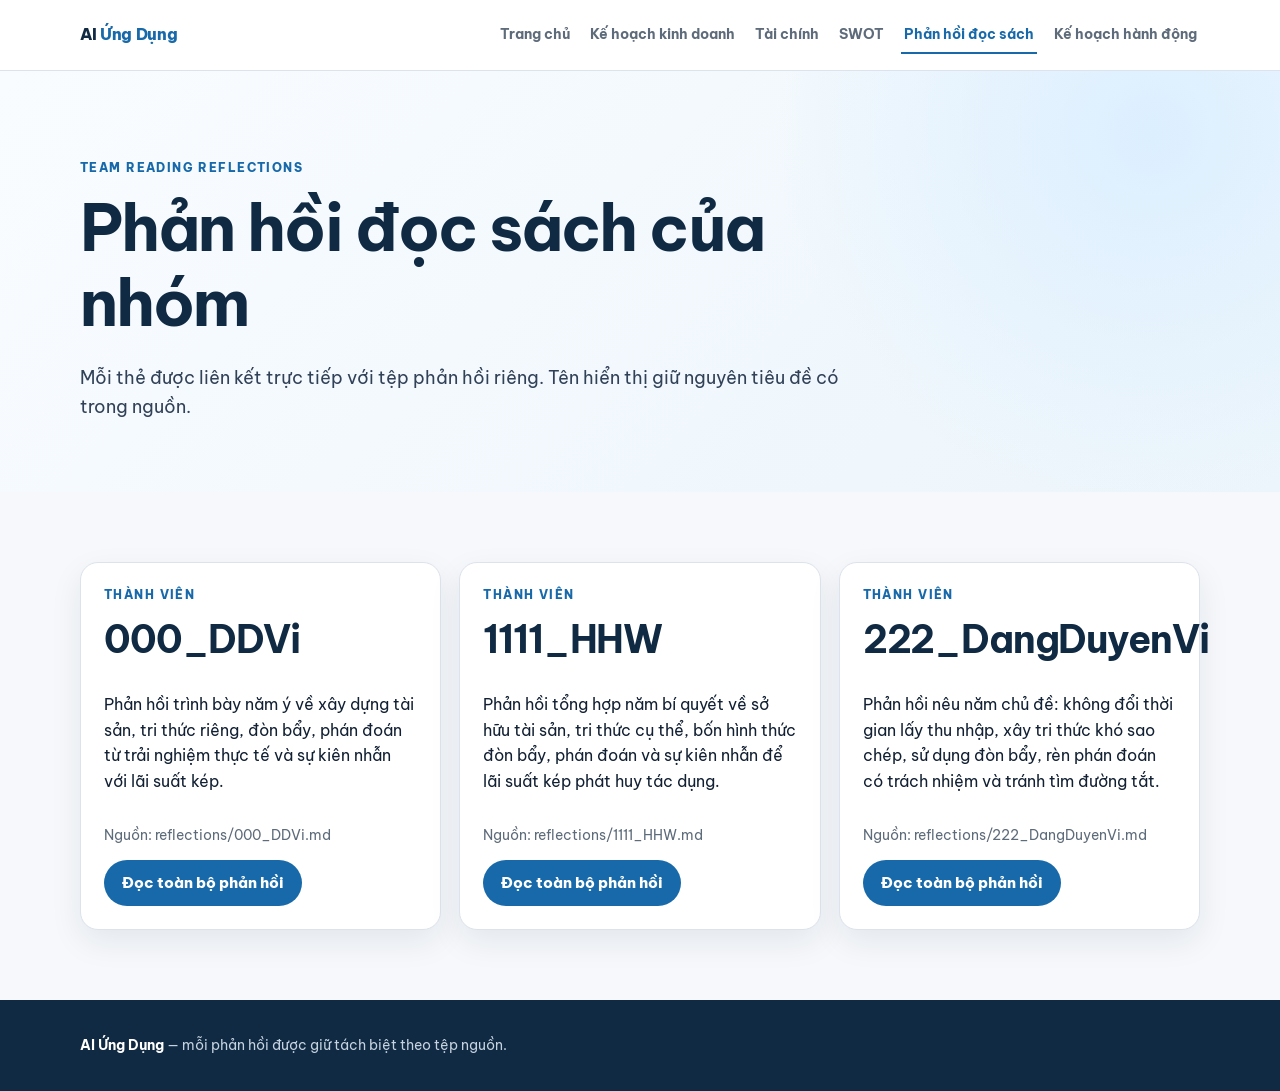
<file: reflections.html>
<!doctype html>
<html lang="vi"><head><meta charset="UTF-8"><meta name="viewport" content="width=device-width, initial-scale=1"><title>Phản hồi đọc sách | AI Ứng Dụng</title><link rel="stylesheet" href="style.css"></head><body><header class="site-header"><div class="wrap header-inner"><a class="brand" href="index.html">AI <span>Ứng Dụng</span></a><nav class="nav" aria-label="Điều hướng chính"><a href="index.html">Trang chủ</a><a href="business-plan.html">Kế hoạch kinh doanh</a><a href="financial-analysis.html">Tài chính</a><a href="swot-analysis.html">SWOT</a><a class="active" href="reflections.html">Phản hồi đọc sách</a><a href="90-day-action-plan.html">Kế hoạch hành động</a></nav></div></header><main><section class="hero"><div class="wrap"><p class="eyebrow">Team reading reflections</p><h1>Phản hồi đọc sách của nhóm</h1><p class="lead">Mỗi thẻ được liên kết trực tiếp với tệp phản hồi riêng. Tên hiển thị giữ nguyên tiêu đề có trong nguồn.</p></div></section><section><div class="wrap"><div class="grid three"><article class="card reflection-card"><p class="eyebrow">Thành viên</p><h2>000_DDVi</h2><p>Phản hồi trình bày năm ý về xây dựng tài sản, tri thức riêng, đòn bẩy, phán đoán từ trải nghiệm thực tế và sự kiên nhẫn với lãi suất kép.</p><p class="source">Nguồn: reflections/000_DDVi.md</p><a class="button" href="reflection-000-ddvi.html">Đọc toàn bộ phản hồi</a></article><article class="card reflection-card"><p class="eyebrow">Thành viên</p><h2>1111_HHW</h2><p>Phản hồi tổng hợp năm bí quyết về sở hữu tài sản, tri thức cụ thể, bốn hình thức đòn bẩy, phán đoán và sự kiên nhẫn để lãi suất kép phát huy tác dụng.</p><p class="source">Nguồn: reflections/1111_HHW.md</p><a class="button" href="reflection-1111-hhw.html">Đọc toàn bộ phản hồi</a></article><article class="card reflection-card"><p class="eyebrow">Thành viên</p><h2>222_DangDuyenVi</h2><p>Phản hồi nêu năm chủ đề: không đổi thời gian lấy thu nhập, xây tri thức khó sao chép, sử dụng đòn bẩy, rèn phán đoán có trách nhiệm và tránh tìm đường tắt.</p><p class="source">Nguồn: reflections/222_DangDuyenVi.md</p><a class="button" href="reflection-222-dangduyenvi.html">Đọc toàn bộ phản hồi</a></article></div></div></section></main><footer class="footer"><div class="wrap"><p><strong>AI Ứng Dụng</strong> — mỗi phản hồi được giữ tách biệt theo tệp nguồn.</p></div></footer></body></html>
</file>
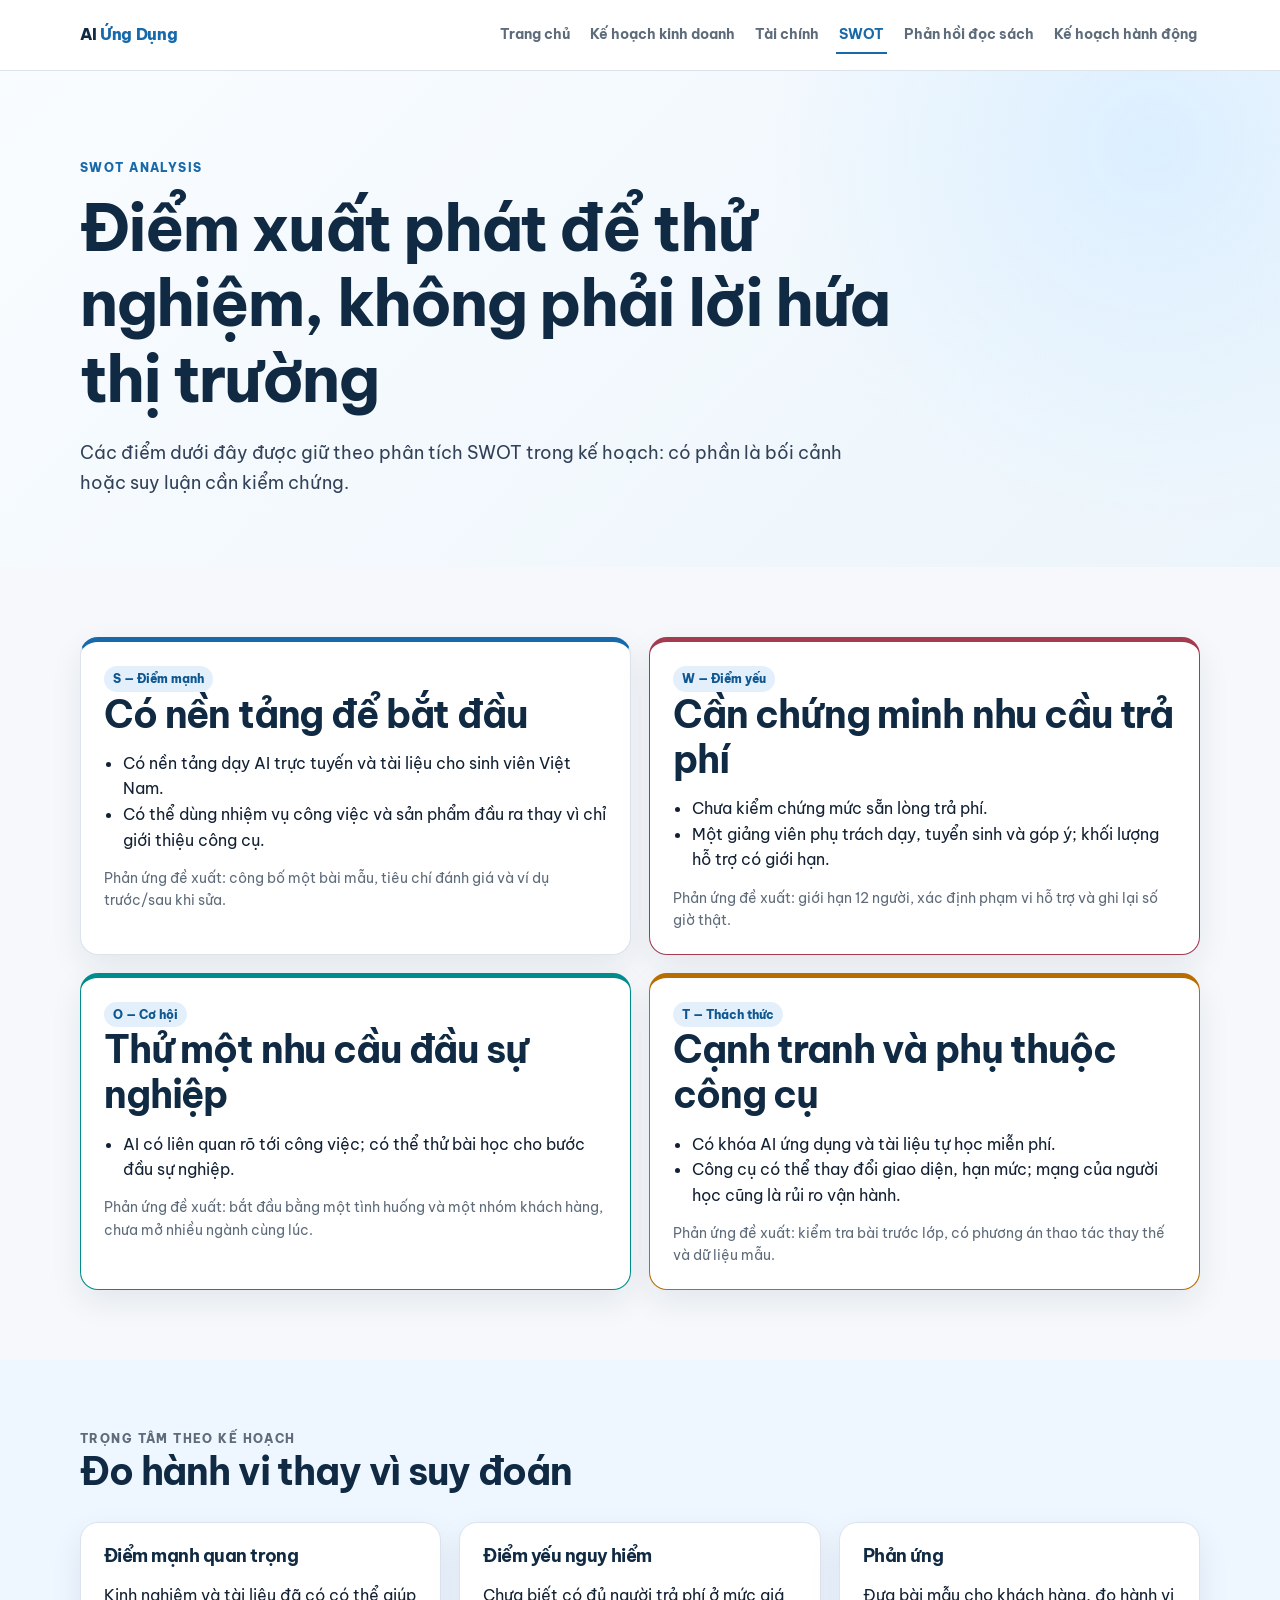
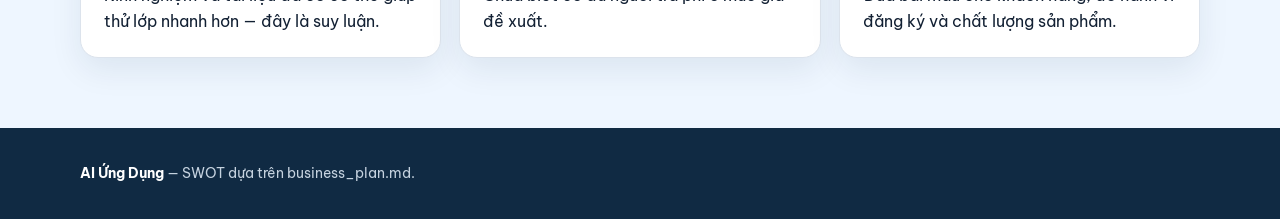
<file: swot-analysis.html>
<!doctype html>
<html lang="vi"><head><meta charset="UTF-8"><meta name="viewport" content="width=device-width, initial-scale=1"><title>SWOT | AI Ứng Dụng</title><link rel="stylesheet" href="style.css"></head><body><header class="site-header"><div class="wrap header-inner"><a class="brand" href="index.html">AI <span>Ứng Dụng</span></a><nav class="nav" aria-label="Điều hướng chính"><a href="index.html">Trang chủ</a><a href="business-plan.html">Kế hoạch kinh doanh</a><a href="financial-analysis.html">Tài chính</a><a class="active" href="swot-analysis.html">SWOT</a><a href="reflections.html">Phản hồi đọc sách</a><a href="90-day-action-plan.html">Kế hoạch hành động</a></nav></div></header><main><section class="hero"><div class="wrap"><p class="eyebrow">SWOT analysis</p><h1>Điểm xuất phát để thử nghiệm, không phải lời hứa thị trường</h1><p class="lead">Các điểm dưới đây được giữ theo phân tích SWOT trong kế hoạch: có phần là bối cảnh hoặc suy luận cần kiểm chứng.</p></div></section><section><div class="wrap"><div class="grid two"><article class="card swot"><span class="tag">S — Điểm mạnh</span><h2>Có nền tảng để bắt đầu</h2><ul><li>Có nền tảng dạy AI trực tuyến và tài liệu cho sinh viên Việt Nam.</li><li>Có thể dùng nhiệm vụ công việc và sản phẩm đầu ra thay vì chỉ giới thiệu công cụ.</li></ul><p class="source">Phản ứng đề xuất: công bố một bài mẫu, tiêu chí đánh giá và ví dụ trước/sau khi sửa.</p></article><article class="card swot weakness"><span class="tag">W — Điểm yếu</span><h2>Cần chứng minh nhu cầu trả phí</h2><ul><li>Chưa kiểm chứng mức sẵn lòng trả phí.</li><li>Một giảng viên phụ trách dạy, tuyển sinh và góp ý; khối lượng hỗ trợ có giới hạn.</li></ul><p class="source">Phản ứng đề xuất: giới hạn 12 người, xác định phạm vi hỗ trợ và ghi lại số giờ thật.</p></article><article class="card swot opportunity"><span class="tag">O — Cơ hội</span><h2>Thử một nhu cầu đầu sự nghiệp</h2><ul><li>AI có liên quan rõ tới công việc; có thể thử bài học cho bước đầu sự nghiệp.</li></ul><p class="source">Phản ứng đề xuất: bắt đầu bằng một tình huống và một nhóm khách hàng, chưa mở nhiều ngành cùng lúc.</p></article><article class="card swot threat"><span class="tag">T — Thách thức</span><h2>Cạnh tranh và phụ thuộc công cụ</h2><ul><li>Có khóa AI ứng dụng và tài liệu tự học miễn phí.</li><li>Công cụ có thể thay đổi giao diện, hạn mức; mạng của người học cũng là rủi ro vận hành.</li></ul><p class="source">Phản ứng đề xuất: kiểm tra bài trước lớp, có phương án thao tác thay thế và dữ liệu mẫu.</p></article></div></div></section><section class="soft"><div class="wrap"><div class="section-head"><p class="eyebrow">Trọng tâm theo kế hoạch</p><h2>Đo hành vi thay vì suy đoán</h2></div><div class="grid three"><article class="card"><h3>Điểm mạnh quan trọng</h3><p>Kinh nghiệm và tài liệu đã có có thể giúp thử lớp nhanh hơn — đây là suy luận.</p></article><article class="card"><h3>Điểm yếu nguy hiểm</h3><p>Chưa biết có đủ người trả phí ở mức giá đề xuất.</p></article><article class="card"><h3>Phản ứng</h3><p>Đưa bài mẫu cho khách hàng, đo hành vi đăng ký và chất lượng sản phẩm.</p></article></div></div></section></main><footer class="footer"><div class="wrap"><p><strong>AI Ứng Dụng</strong> — SWOT dựa trên business_plan.md.</p></div></footer></body></html>
</file>
<file: style.css>
@import url('https://fonts.googleapis.com/css2?family=Be+Vietnam+Pro:wght@400;500;600;700;800&display=swap');

:root {
  --ink: #122033;
  --muted: #5e6b7a;
  --paper: #f6f8fb;
  --surface: #ffffff;
  --line: #dce3ec;
  --navy: #102a43;
  --blue: #1769aa;
  --teal: #008c8c;
  --amber: #b76d00;
  --rose: #a33b51;
  --shadow: 0 12px 32px rgba(16, 42, 67, .08);
  --radius: 18px;
}
* { box-sizing: border-box; }
html { scroll-behavior: smooth; }
body, h1, h2, h3, .nav, .button, .card, table, .bar-list { font-family: "Be Vietnam Pro", "Noto Sans", "Segoe UI", Arial, sans-serif; }
body { margin: 0; background: var(--paper); color: var(--ink); line-height: 1.6; }
a { color: inherit; }
.wrap { width: min(1120px, calc(100% - 40px)); margin: 0 auto; }
.site-header { background: rgba(255,255,255,.94); border-bottom: 1px solid var(--line); position: sticky; top: 0; z-index: 10; backdrop-filter: blur(10px); }
.header-inner { min-height: 70px; display: flex; align-items: center; justify-content: space-between; gap: 24px; }
.brand { font-weight: 800; text-decoration: none; color: var(--navy); letter-spacing: -.02em; }
.brand span { color: var(--blue); }
.nav { display: flex; flex-wrap: wrap; gap: 4px 14px; justify-content: flex-end; }
.nav a { text-decoration: none; color: var(--muted); font-size: .86rem; font-weight: 650; padding: 7px 3px; border-bottom: 2px solid transparent; }
.nav a:hover, .nav a.active { color: var(--blue); border-color: var(--blue); }
.hero { background: radial-gradient(circle at 90% 15%, #dcefff 0, transparent 31%), linear-gradient(135deg, #f9fcff, #ecf5fb); padding: 88px 0 70px; }
.eyebrow { margin: 0 0 12px; color: var(--blue); text-transform: uppercase; letter-spacing: .12em; font-size: .74rem; font-weight: 800; }
h1,h2,h3 { color: var(--navy); line-height: 1.18; letter-spacing: -.03em; }
h1 { max-width: 850px; margin: 0; font-size: clamp(2.35rem, 5vw, 4.6rem); }
h2 { margin: 0 0 14px; font-size: clamp(1.7rem, 3vw, 2.45rem); }
h3 { margin: 0 0 8px; font-size: 1.1rem; }
.lead { max-width: 780px; color: #314158; font-size: 1.15rem; margin: 22px 0 0; }
.notice { margin-top: 28px; max-width: 800px; border-left: 4px solid var(--amber); background: #fff8e8; padding: 14px 18px; color: #584417; }
.button-row { display: flex; flex-wrap: wrap; gap: 12px; margin-top: 30px; }
.button { display: inline-flex; align-items: center; justify-content: center; text-decoration: none; border-radius: 999px; padding: 11px 18px; font-weight: 750; font-size: .94rem; background: var(--blue); color: white; }
.button.secondary { background: white; color: var(--navy); border: 1px solid var(--line); }
main section { padding: 70px 0; }
.section-head { max-width: 730px; margin-bottom: 28px; }
.section-head p { color: var(--muted); margin: 0; }
.grid { display: grid; gap: 18px; }
.grid.two { grid-template-columns: repeat(2, minmax(0,1fr)); }
.grid.three { grid-template-columns: repeat(3, minmax(0,1fr)); }
.card { background: var(--surface); border: 1px solid var(--line); border-radius: var(--radius); padding: 23px; box-shadow: var(--shadow); }
.card p:last-child, .card ul:last-child { margin-bottom: 0; }
.metric { min-height: 150px; display: flex; flex-direction: column; justify-content: space-between; }
.metric-label { color: var(--muted); font-weight: 700; font-size: .88rem; }
.metric-value { color: var(--navy); font-size: clamp(1.65rem, 3vw, 2.3rem); font-weight: 850; letter-spacing: -.05em; line-height: 1.1; }
.metric-note { color: var(--muted); font-size: .83rem; }
.soft { background: #eef6ff; }
.process { counter-reset: item; }
.process .card { position: relative; padding-top: 56px; }
.process .card::before { counter-increment: item; content: "0" counter(item); position: absolute; top: 18px; left: 22px; color: var(--blue); font-size: .8rem; font-weight: 850; letter-spacing: .08em; }
.timeline { position: relative; display: grid; grid-template-columns: repeat(4, 1fr); gap: 14px; }
.timeline::before { content: ""; position: absolute; top: 26px; left: 10%; right: 10%; height: 2px; background: #bfd5e7; }
.timeline-step { position: relative; z-index: 1; }
.dot { width: 52px; height: 52px; display: grid; place-items: center; background: var(--navy); color: white; border-radius: 50%; font-weight: 800; margin-bottom: 16px; }
.timeline-step p { margin: 0; color: var(--muted); font-size: .92rem; }
.table-scroll { overflow-x: auto; background: white; border: 1px solid var(--line); border-radius: var(--radius); }
table { width: 100%; border-collapse: collapse; min-width: 680px; background: white; }
th,td { text-align: left; vertical-align: top; padding: 15px 17px; border-bottom: 1px solid var(--line); }
th { color: var(--navy); background: #f1f6fa; font-size: .86rem; }
tr:last-child td { border-bottom: 0; }
.tag { display: inline-block; padding: 3px 9px; border-radius: 999px; font-size: .75rem; font-weight: 800; background: #e3f0fb; color: #0e5791; }
.swot { border-top: 5px solid var(--blue); }
.swot.weakness { border-color: var(--rose); }.swot.opportunity { border-color: var(--teal); }.swot.threat { border-color: var(--amber); }
.swot ul { margin: 12px 0 0; padding-left: 19px; }
.bar-list { display: grid; gap: 15px; }
.bar-row { display: grid; grid-template-columns: 170px 1fr 105px; gap: 12px; align-items: center; font-size: .9rem; }
.bar-track { height: 12px; background: #e4edf3; border-radius: 999px; overflow: hidden; }.bar { height: 100%; border-radius: inherit; background: linear-gradient(90deg, var(--blue), var(--teal)); }
.bar-row strong { text-align: right; color: var(--navy); }
.reflection-card { display: flex; flex-direction: column; }.reflection-card .button { margin-top: auto; align-self: flex-start; }
.source { color: var(--muted); font-size: .86rem; }
.article { max-width: 850px; }.article .card { box-shadow: none; }.article h2 { margin-top: 36px; font-size: 1.6rem; }.article h3 { margin-top: 25px; }.article ul { padding-left: 21px; }.article li { margin: 7px 0; }
.callout { border-left: 4px solid var(--teal); padding: 14px 17px; background: #ebf8f7; color: #174d4d; border-radius: 0 12px 12px 0; }
.footer { background: var(--navy); color: #c5d2df; padding: 30px 0; font-size: .9rem; }.footer strong { color: white; }.footer p { margin: 4px 0; }
@media (max-width: 800px) { .header-inner { padding: 12px 0; align-items: flex-start; flex-direction: column; gap: 8px; }.nav { justify-content: flex-start; }.grid.two,.grid.three { grid-template-columns: 1fr; }.timeline { grid-template-columns: 1fr 1fr; }.timeline::before { display: none; }.hero { padding: 58px 0 52px; } main section { padding: 52px 0; } }
@media (max-width: 520px) { .wrap { width: min(100% - 28px, 1120px); }.nav { gap: 3px 10px; }.nav a { font-size: .76rem; }.timeline { grid-template-columns: 1fr; }.bar-row { grid-template-columns: 1fr; gap: 5px; }.bar-row strong { text-align: left; } h1 { font-size: 2.35rem; } }
</file>
